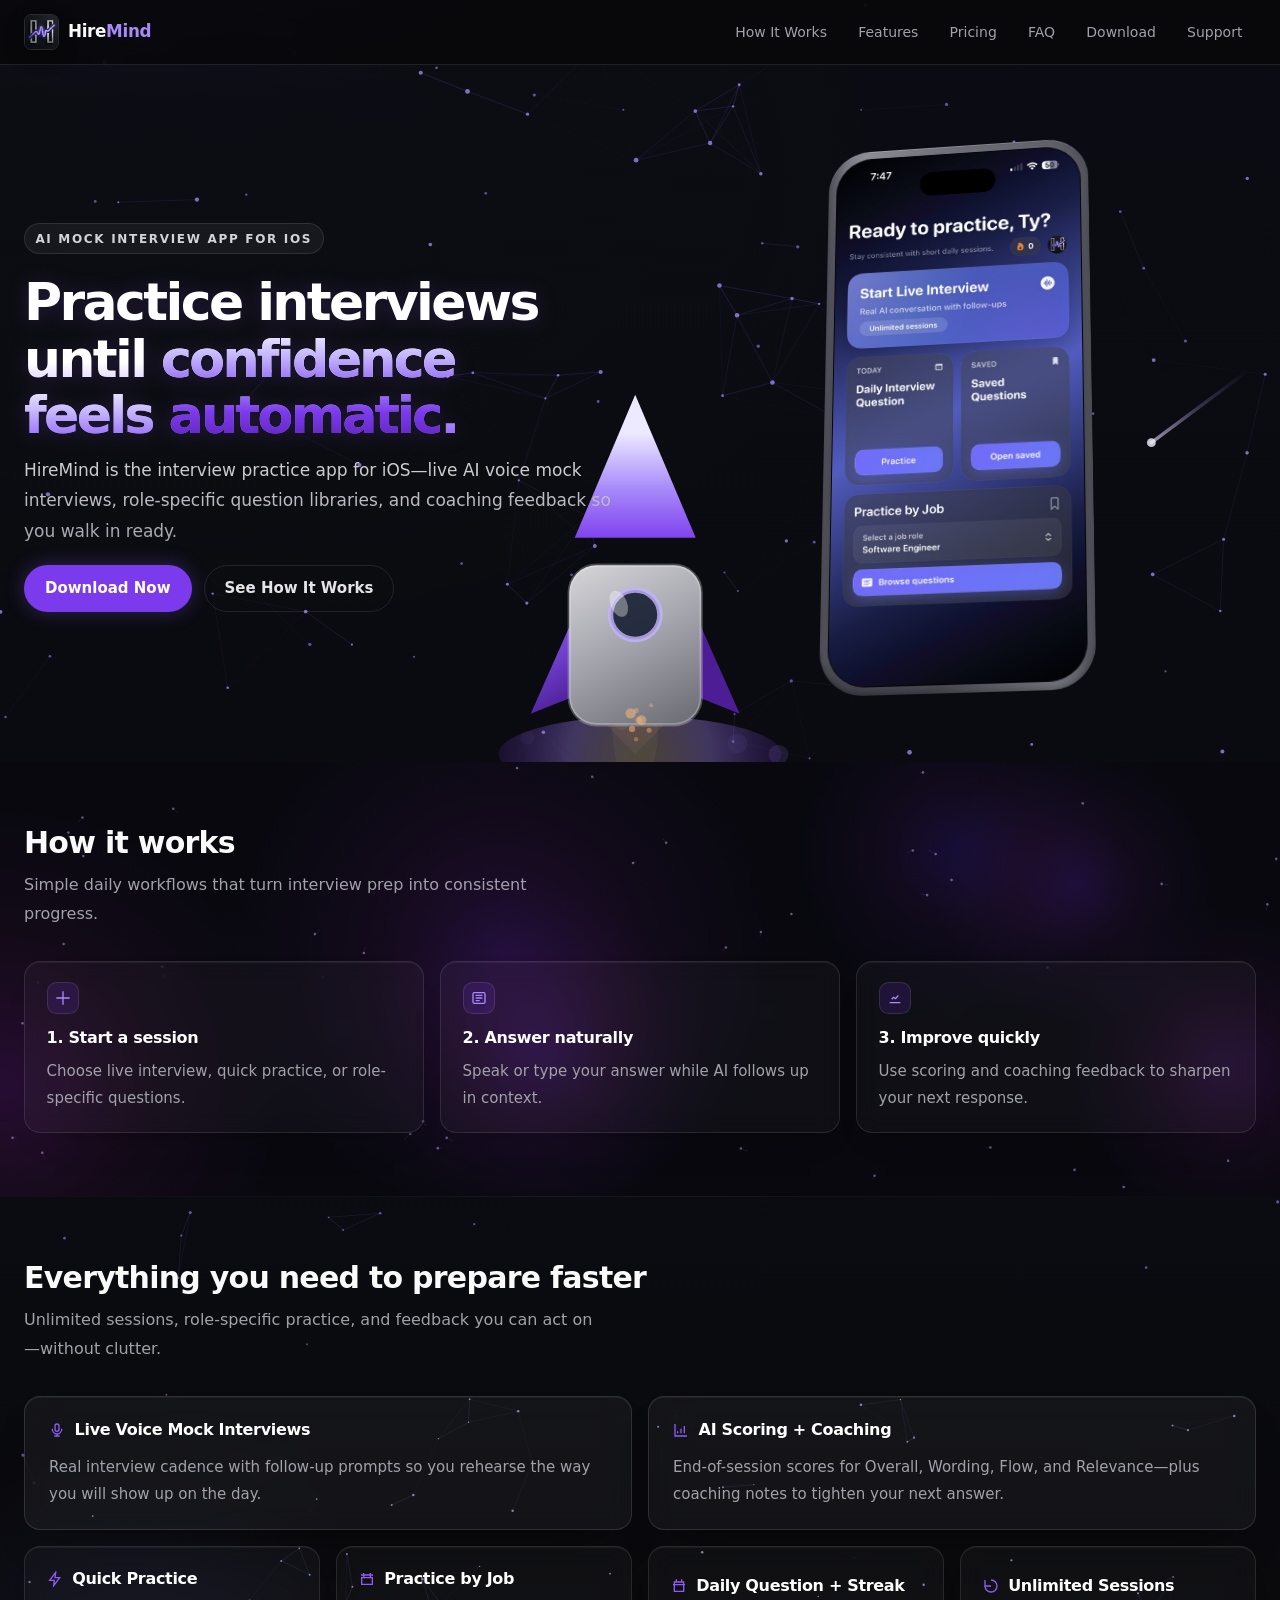
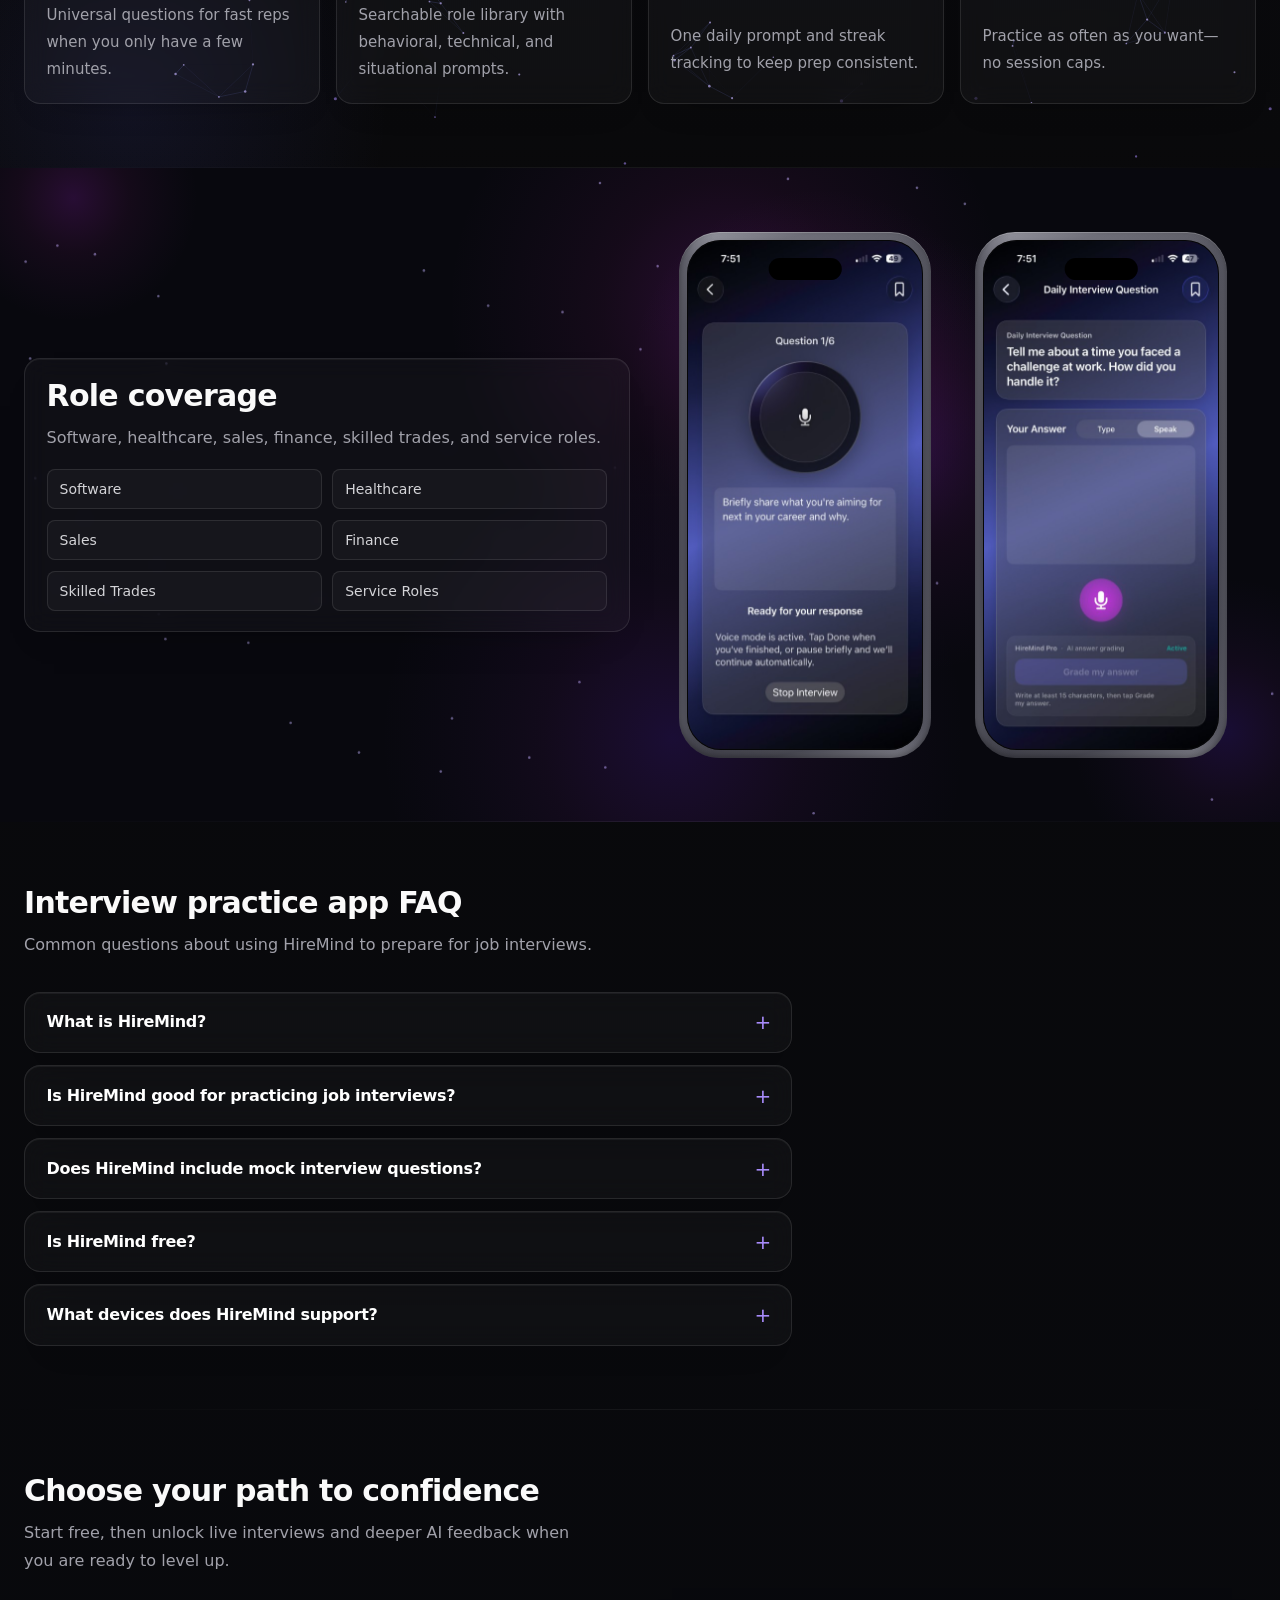
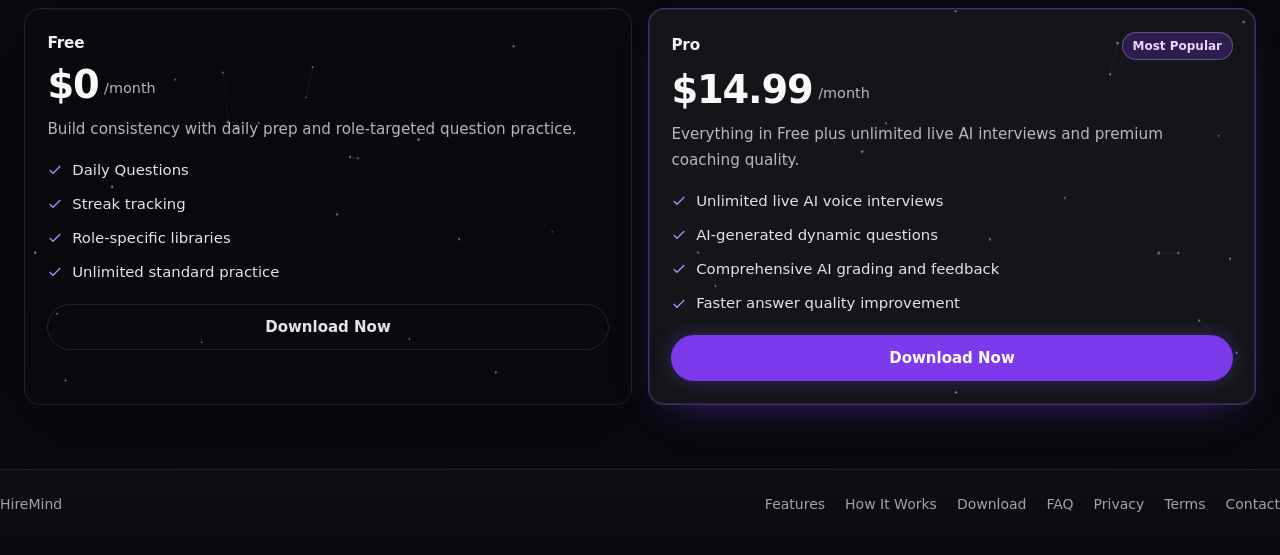
<file: index.html>
<!doctype html>
<html lang="en">
<head>
  <meta charset="UTF-8" />
  <meta name="viewport" content="width=device-width,initial-scale=1,viewport-fit=cover" />
  <title>HireMind — AI Mock Interview App | Practice Job Interviews on iOS</title>
  <meta name="description" content="HireMind is an AI interview practice app for iOS. Run live voice mock interviews, get instant coaching feedback, and prepare for software, sales, healthcare, and finance roles." />
  <meta name="robots" content="index, follow, max-image-preview:large, max-snippet:-1, max-video-preview:-1" />
  <meta name="theme-color" content="#09090b" />
  <meta name="application-name" content="HireMind" />
  <meta name="apple-mobile-web-app-title" content="HireMind" />
  <meta name="apple-itunes-app" content="app-id=6764230579" />
  <meta name="format-detection" content="telephone=no" />
  <link rel="canonical" href="https://gethiremind.com/" />
  <link rel="sitemap" type="application/xml" title="Sitemap" href="https://gethiremind.com/sitemap.xml" />
  <meta property="og:type" content="website" />
  <meta property="og:site_name" content="HireMind" />
  <meta property="og:locale" content="en_US" />
  <meta property="og:url" content="https://gethiremind.com/" />
  <meta property="og:title" content="HireMind — AI Mock Interview App | Practice Job Interviews on iOS" />
  <meta property="og:description" content="HireMind is an AI interview practice app for iOS. Run live voice mock interviews, get instant coaching feedback, and prepare for software, sales, healthcare, and finance roles." />
  <meta property="og:image" content="https://gethiremind.com/public/og-image.png" />
  <meta property="og:image:width" content="1200" />
  <meta property="og:image:height" content="630" />
  <meta property="og:image:alt" content="HireMind — AI mock interview practice app for iOS" />
  <meta name="twitter:card" content="summary_large_image" />
  <meta name="twitter:title" content="HireMind — AI Mock Interview App | Practice Job Interviews on iOS" />
  <meta name="twitter:description" content="HireMind is an AI interview practice app for iOS. Run live voice mock interviews, get instant coaching feedback, and prepare for software, sales, healthcare, and finance roles." />
  <meta name="twitter:image" content="https://gethiremind.com/public/og-image.png" />
  <meta name="twitter:image:alt" content="HireMind — AI mock interview practice app for iOS" />
  <link rel="icon" type="image/png" href="public/favicon.png?v=3" />
  <link rel="shortcut icon" type="image/png" href="public/favicon.png?v=3" />
  <link rel="apple-touch-icon" href="public/apple-touch-icon.png?v=3" />
  <link rel="stylesheet" href="styles.css" />
  <script type="application/ld+json">
  {
    "@context": "https://schema.org",
    "@graph": [
      {
        "@type": "Organization",
        "@id": "https://gethiremind.com/#organization",
        "name": "HireMind",
        "url": "https://gethiremind.com/",
        "logo": "https://gethiremind.com/public/logo.png",
        "contactPoint": {
          "@type": "ContactPoint",
          "contactType": "customer support",
          "email": "hello@gethiremind.com",
          "availableLanguage": "English"
        }
      },
      {
        "@type": "WebSite",
        "@id": "https://gethiremind.com/#website",
        "url": "https://gethiremind.com/",
        "name": "HireMind",
        "description": "AI interview practice app for iOS with live voice mock interviews and coaching feedback.",
        "publisher": { "@id": "https://gethiremind.com/#organization" },
        "inLanguage": "en-US"
      },
      {
        "@type": "SoftwareApplication",
        "@id": "https://gethiremind.com/#app",
        "name": "HireMind",
        "url": "https://gethiremind.com/",
        "applicationCategory": "BusinessApplication",
        "applicationSubCategory": "Interview Preparation",
        "operatingSystem": "iOS",
        "downloadUrl": "https://apps.apple.com/us/app/hiremind-ai-interview/id6764230579",
        "installUrl": "https://apps.apple.com/us/app/hiremind-ai-interview/id6764230579",
        "description": "AI interview practice app with live voice mock interviews, role-specific question libraries, scoring, and coaching feedback.",
        "featureList": [
          "Live AI voice mock interviews",
          "AI scoring and coaching feedback",
          "Quick practice interview questions",
          "Role-specific interview libraries",
          "Daily interview question and streak tracking",
          "Unlimited practice sessions"
        ],
        "screenshot": [
          "https://gethiremind.com/public/screenshots/home.png",
          "https://gethiremind.com/public/screenshots/live-interview.png",
          "https://gethiremind.com/public/screenshots/quick-practice.png"
        ],
        "offers": [
          {
            "@type": "Offer",
            "name": "Free",
            "price": "0",
            "priceCurrency": "USD",
            "description": "Daily questions, streak tracking, role libraries, and unlimited standard practice."
          },
          {
            "@type": "Offer",
            "name": "Pro",
            "price": "14.99",
            "priceCurrency": "USD",
            "description": "Unlimited live AI voice interviews, dynamic questions, and comprehensive AI grading."
          }
        ],
        "publisher": { "@id": "https://gethiremind.com/#organization" }
      },
      {
        "@type": "FAQPage",
        "@id": "https://gethiremind.com/#faq",
        "mainEntity": [
          {
            "@type": "Question",
            "name": "What is HireMind?",
            "acceptedAnswer": {
              "@type": "Answer",
              "text": "HireMind is an AI interview practice app for iOS that helps you prepare with live voice mock interviews, role-specific question libraries, scoring, and coaching feedback."
            }
          },
          {
            "@type": "Question",
            "name": "Is HireMind good for practicing job interviews?",
            "acceptedAnswer": {
              "@type": "Answer",
              "text": "Yes. HireMind simulates real interview pacing with follow-up questions, grades your answers across clarity and relevance, and gives actionable coaching so you improve before the real interview."
            }
          },
          {
            "@type": "Question",
            "name": "Does HireMind include mock interview questions?",
            "acceptedAnswer": {
              "@type": "Answer",
              "text": "HireMind includes quick practice questions, daily prompts, and searchable role libraries with behavioral, technical, and situational interview questions for software, healthcare, sales, finance, and more."
            }
          },
          {
            "@type": "Question",
            "name": "Is HireMind free to use?",
            "acceptedAnswer": {
              "@type": "Answer",
              "text": "HireMind offers a free plan with daily questions, streak tracking, role libraries, and unlimited standard practice. Pro unlocks unlimited live AI voice interviews and deeper AI grading."
            }
          },
          {
            "@type": "Question",
            "name": "What devices does HireMind support?",
            "acceptedAnswer": {
              "@type": "Answer",
              "text": "HireMind is available on iPhone and iPad through the App Store. Download it on iOS to start practicing interviews with voice or text."
            }
          }
        ]
      }
    ]
  }
  </script>
</head>
<body>
  <header class="nav">
    <div class="container nav-inner">
      <a class="logo" href="index.html"><img src="public/logo.png" alt="HireMind logo — AI interview practice app" class="logo-mark" width="35" height="35" /> <span>Hire<span class="logo-accent">Mind</span></span></a>
      <button class="nav-toggle" type="button" aria-expanded="false" aria-controls="primary-nav" aria-label="Open menu">
        <span class="nav-toggle-bar" aria-hidden="true"></span>
        <span class="nav-toggle-bar" aria-hidden="true"></span>
        <span class="nav-toggle-bar" aria-hidden="true"></span>
      </button>
      <nav class="nav-links" id="primary-nav" aria-label="Primary">
        <a href="#how">How It Works</a>
        <a href="#features">Features</a>
        <a href="#pricing">Pricing</a>
        <a href="#faq">FAQ</a>
        <a href="https://apps.apple.com/us/app/hiremind-ai-interview/id6764230579" target="_blank" rel="noopener noreferrer">Download</a>
        <a href="support.html">Support</a>
      </nav>
    </div>
  </header>

  <main id="main-content">
    <section class="hero section--default" aria-labelledby="hero-heading">
      <div class="container hero-grid">
        <header class="hero-copy">
          <p class="badge">AI Mock Interview App for iOS</p>
          <h1 id="hero-heading">Practice interviews until <span class="hero-highlight">confidence feels</span> <span class="hero-highlight-dark">automatic</span>.</h1>
          <p class="lead">HireMind is the interview practice app for iOS—live AI voice mock interviews, role-specific question libraries, and coaching feedback so you walk in ready.</p>
          <div class="cta-row">
            <a class="btn btn-primary" href="https://apps.apple.com/us/app/hiremind-ai-interview/id6764230579" target="_blank" rel="noopener noreferrer">Download Now</a>
            <a class="btn btn-outline" href="#how">See How It Works</a>
          </div>
        </header>
        <figure class="hero-shot">
          <div class="device-mockup" role="group" aria-label="HireMind app on iPhone">
            <div class="device-mockup__perspective">
              <div class="device-mockup__rig">
                <div class="device-mockup__device">
                  <div class="device-mockup__chassis">
                    <div class="device-mockup__screen-well">
                      <div class="device-mockup__display">
                        <img
                          src="public/screenshots/home.png?v=2"
                          alt="HireMind iOS home screen with Ready to practice, Start Live Interview, Daily Interview Question, and Practice by Job"
                          width="472"
                          height="1024"
                          sizes="(min-width: 860px) 236px, 212px"
                          fetchpriority="high"
                          decoding="sync"
                        />
                        <div class="device-mockup__island" aria-hidden="true"></div>
                      </div>
                    </div>
                  </div>
                </div>
              </div>
            </div>
          </div>
        </figure>
      </div>
    </section>

    <section id="how" class="section section-how" aria-labelledby="how-heading">
      <div class="container">
        <header class="section-head">
          <h2 id="how-heading">How it works</h2>
          <p class="sub">Simple daily workflows that turn interview prep into consistent progress.</p>
        </header>
        <div class="grid-3">
          <article class="card step card-interactive">
            <span class="card-icon" aria-hidden="true">
              <svg viewBox="0 0 24 24" fill="none" stroke="currentColor" stroke-width="2">
                <path d="M12 2v20M2 12h20" />
              </svg>
            </span>
            <h3>1. Start a session</h3>
            <p>Choose live interview, quick practice, or role-specific questions.</p>
          </article>
          <article class="card step card-interactive">
            <span class="card-icon" aria-hidden="true">
              <svg viewBox="0 0 24 24" fill="none" stroke="currentColor" stroke-width="2">
                <rect x="3" y="4" width="18" height="16" rx="2" />
                <path d="M7 8h10M7 12h10M7 16h6" />
              </svg>
            </span>
            <h3>2. Answer naturally</h3>
            <p>Speak or type your answer while AI follows up in context.</p>
          </article>
          <article class="card step card-interactive">
            <span class="card-icon" aria-hidden="true">
              <svg viewBox="0 0 24 24" fill="none" stroke="currentColor" stroke-width="2">
                <path d="M4 19h16M7 14l3-3 3 2 4-5" />
              </svg>
            </span>
            <h3>3. Improve quickly</h3>
            <p>Use scoring and coaching feedback to sharpen your next response.</p>
          </article>
        </div>
      </div>
    </section>

    <section id="features" class="section section--default section-features" aria-labelledby="features-heading">
      <div class="container">
        <header class="section-head">
          <h2 id="features-heading">Everything you need to prepare faster</h2>
          <p class="sub">Unlimited sessions, role-specific practice, and feedback you can act on—without clutter.</p>
        </header>
        <div class="bento">
          <article class="card feature bento-wide feature--accent card-interactive">
            <span class="card-icon" aria-hidden="true">
              <svg viewBox="0 0 24 24" fill="none" stroke="currentColor" stroke-width="2">
                <path d="M12 3a3 3 0 0 0-3 3v5a3 3 0 0 0 6 0V6a3 3 0 0 0-3-3Z" />
                <path d="M19 10v1a7 7 0 0 1-14 0v-1M12 18v3M8 21h8" />
              </svg>
            </span>
            <h3>Live Voice Mock Interviews</h3>
            <p>Real interview cadence with follow-up prompts so you rehearse the way you will show up on the day.</p>
          </article>
          <article class="card feature bento-wide feature--accent card-interactive">
            <span class="card-icon" aria-hidden="true">
              <svg viewBox="0 0 24 24" fill="none" stroke="currentColor" stroke-width="2">
                <path d="M3 3v18h18" />
                <path d="M7 14v3M12 10v7M17 6v11" />
              </svg>
            </span>
            <h3>AI Scoring + Coaching</h3>
            <p>End-of-session scores for Overall, Wording, Flow, and Relevance—plus coaching notes to tighten your next answer.</p>
          </article>
          <article class="card feature card-interactive">
            <span class="card-icon" aria-hidden="true">
              <svg viewBox="0 0 24 24" fill="none" stroke="currentColor" stroke-width="2">
                <path d="m13 2-9 12h7l-1 8 9-12h-7z" />
              </svg>
            </span>
            <h3>Quick Practice</h3>
            <p>Universal questions for fast reps when you only have a few minutes.</p>
          </article>
          <article class="card feature card-interactive">
            <span class="card-icon" aria-hidden="true">
              <svg viewBox="0 0 24 24" fill="none" stroke="currentColor" stroke-width="2">
                <path d="M3 6h18M7 3v6M17 3v6M4 10h16v10H4z" />
              </svg>
            </span>
            <h3>Practice by Job</h3>
            <p>Searchable role library with behavioral, technical, and situational prompts.</p>
          </article>
          <article class="card feature card-interactive">
            <span class="card-icon" aria-hidden="true">
              <svg viewBox="0 0 24 24" fill="none" stroke="currentColor" stroke-width="2">
                <path d="M8 2v4M16 2v4M3 10h18M5 6h14v14H5z" />
                <path d="M12 14h.01" />
              </svg>
            </span>
            <h3>Daily Question + Streak</h3>
            <p>One daily prompt and streak tracking to keep prep consistent.</p>
          </article>
          <article class="card feature card-interactive">
            <span class="card-icon" aria-hidden="true">
              <svg viewBox="0 0 24 24" fill="none" stroke="currentColor" stroke-width="2">
                <path d="M3 12a9 9 0 1 0 9-9" />
                <path d="M3 3v9h9" />
              </svg>
            </span>
            <h3>Unlimited Sessions</h3>
            <p>Practice as often as you want—no session caps.</p>
          </article>
        </div>
      </div>
    </section>

    <section class="section section--alt" aria-labelledby="roles-heading">
      <div class="container grid-2">
        <article class="card">
          <header class="section-head section-head--compact">
            <h2 id="roles-heading">Role coverage</h2>
            <p class="sub">Software, healthcare, sales, finance, skilled trades, and service roles.</p>
          </header>
          <ul class="roles">
            <li>Software</li>
            <li>Healthcare</li>
            <li>Sales</li>
            <li>Finance</li>
            <li>Skilled Trades</li>
            <li>Service Roles</li>
          </ul>
        </article>
        <div class="shots">
          <figure class="shots__device">
            <div class="device-mockup device-mockup--straight" role="group" aria-label="HireMind live voice interview on iPhone">
              <div class="device-mockup__perspective">
                <div class="device-mockup__rig">
                  <div class="device-mockup__device">
                    <div class="device-mockup__chassis">
                      <div class="device-mockup__screen-well">
                        <div class="device-mockup__display">
                          <img
                            src="public/screenshots/live-interview.png?v=2"
                            alt="HireMind live voice interview showing Question 1 of 6 with microphone ready for response"
                            width="472"
                            height="1024"
                            sizes="(min-width: 860px) 252px, 45vw"
                            loading="lazy"
                            decoding="async"
                          />
                          <div class="device-mockup__island" aria-hidden="true"></div>
                        </div>
                      </div>
                    </div>
                  </div>
                </div>
              </div>
            </div>
          </figure>
          <figure class="shots__device">
            <div class="device-mockup device-mockup--straight" role="group" aria-label="HireMind daily interview question on iPhone">
              <div class="device-mockup__perspective">
                <div class="device-mockup__rig">
                  <div class="device-mockup__device">
                    <div class="device-mockup__chassis">
                      <div class="device-mockup__screen-well">
                        <div class="device-mockup__display">
                          <img
                            src="public/screenshots/quick-practice.png?v=2"
                            alt="HireMind Daily Interview Question screen with type and speak answer modes and Grade my answer"
                            width="472"
                            height="1024"
                            sizes="(min-width: 860px) 252px, 45vw"
                            loading="lazy"
                            decoding="async"
                          />
                          <div class="device-mockup__island" aria-hidden="true"></div>
                        </div>
                      </div>
                    </div>
                  </div>
                </div>
              </div>
            </div>
          </figure>
        </div>
      </div>
    </section>

    <section id="faq" class="section section--default" aria-labelledby="faq-heading">
      <div class="container">
        <header class="section-head">
          <h2 id="faq-heading">Interview practice app FAQ</h2>
          <p class="sub">Common questions about using HireMind to prepare for job interviews.</p>
        </header>
        <div class="faq-list">
          <details class="faq-item card">
            <summary>What is HireMind?</summary>
            <p>HireMind is an AI interview practice app for iOS. It helps you rehearse with live voice mock interviews, role-specific question libraries, and coaching feedback—so you build confidence before the real thing.</p>
          </details>
          <details class="faq-item card">
            <summary>Is HireMind good for practicing job interviews?</summary>
            <p>Yes. HireMind mirrors real interview flow with follow-up prompts, scores answers on clarity and relevance, and gives coaching notes you can use to improve your next response.</p>
          </details>
          <details class="faq-item card">
            <summary>Does HireMind include mock interview questions?</summary>
            <p>Absolutely. You get quick practice reps, a daily interview question, and searchable libraries for software, healthcare, sales, finance, skilled trades, and service roles.</p>
          </details>
          <details class="faq-item card">
            <summary>Is HireMind free?</summary>
            <p>HireMind has a free plan with daily questions, streak tracking, role libraries, and unlimited standard practice. Pro adds unlimited live AI voice interviews and deeper AI grading.</p>
          </details>
          <details class="faq-item card">
            <summary>What devices does HireMind support?</summary>
            <p>HireMind runs on iPhone and iPad. Download it from the App Store to practice interviews by voice or text whenever you have a few minutes.</p>
          </details>
        </div>
      </div>
    </section>

    <section id="pricing" class="section section--default" aria-labelledby="pricing-heading">
      <div class="container">
        <header class="section-head pricing-head">
          <h2 id="pricing-heading">Choose your path to confidence</h2>
          <p class="sub">Start free, then unlock live interviews and deeper AI feedback when you are ready to level up.</p>
        </header>

        <div class="pricing-grid">
          <article class="card pricing-card pricing-card-free">
            <h3 class="pricing-tier">Free</h3>
            <p class="pricing-value">
              <span class="pricing-amount">$0</span>
              <span class="pricing-period">/month</span>
            </p>
            <p class="pricing-copy">Build consistency with daily prep and role-targeted question practice.</p>

            <ul class="pricing-list" aria-label="Free plan features">
              <li>
                <svg viewBox="0 0 24 24" fill="none" stroke="currentColor" stroke-width="2" aria-hidden="true">
                  <path d="M20 6 9 17l-5-5" />
                </svg>
                Daily Questions
              </li>
              <li>
                <svg viewBox="0 0 24 24" fill="none" stroke="currentColor" stroke-width="2" aria-hidden="true">
                  <path d="M20 6 9 17l-5-5" />
                </svg>
                Streak tracking
              </li>
              <li>
                <svg viewBox="0 0 24 24" fill="none" stroke="currentColor" stroke-width="2" aria-hidden="true">
                  <path d="M20 6 9 17l-5-5" />
                </svg>
                Role-specific libraries
              </li>
              <li>
                <svg viewBox="0 0 24 24" fill="none" stroke="currentColor" stroke-width="2" aria-hidden="true">
                  <path d="M20 6 9 17l-5-5" />
                </svg>
                Unlimited standard practice
              </li>
            </ul>

            <a class="btn btn-outline pricing-btn" href="https://apps.apple.com/us/app/hiremind-ai-interview/id6764230579" target="_blank" rel="noopener noreferrer">Download Now</a>
          </article>

          <article class="card pricing-card pricing-card-pro">
            <header class="pricing-tier-row">
              <h3 class="pricing-tier">Pro</h3>
              <span class="pricing-badge">Most Popular</span>
            </header>
            <p class="pricing-value">
              <span class="pricing-amount">$14.99</span>
              <span class="pricing-period">/month</span>
            </p>
            <p class="pricing-copy">Everything in Free plus unlimited live AI interviews and premium coaching quality.</p>

            <ul class="pricing-list" aria-label="Pro plan features">
              <li>
                <svg viewBox="0 0 24 24" fill="none" stroke="currentColor" stroke-width="2" aria-hidden="true">
                  <path d="M20 6 9 17l-5-5" />
                </svg>
                Unlimited live AI voice interviews
              </li>
              <li>
                <svg viewBox="0 0 24 24" fill="none" stroke="currentColor" stroke-width="2" aria-hidden="true">
                  <path d="M20 6 9 17l-5-5" />
                </svg>
                AI-generated dynamic questions
              </li>
              <li>
                <svg viewBox="0 0 24 24" fill="none" stroke="currentColor" stroke-width="2" aria-hidden="true">
                  <path d="M20 6 9 17l-5-5" />
                </svg>
                Comprehensive AI grading and feedback
              </li>
              <li>
                <svg viewBox="0 0 24 24" fill="none" stroke="currentColor" stroke-width="2" aria-hidden="true">
                  <path d="M20 6 9 17l-5-5" />
                </svg>
                Faster answer quality improvement
              </li>
            </ul>

            <a class="btn btn-primary pricing-btn" href="https://apps.apple.com/us/app/hiremind-ai-interview/id6764230579" target="_blank" rel="noopener noreferrer">Download Now</a>
          </article>
        </div>
      </div>
    </section>
  </main>

  <footer class="footer">
    <div class="container footer-inner">
      <p class="footer-brand">HireMind</p>
      <nav class="footer-links" aria-label="Footer">
        <a href="features.html">Features</a>
        <a href="how-it-works.html">How It Works</a>
        <a href="https://apps.apple.com/us/app/hiremind-ai-interview/id6764230579" target="_blank" rel="noopener noreferrer">Download</a>
        <a href="#faq">FAQ</a>
        <a href="privacy.html">Privacy</a>
        <a href="terms.html">Terms</a>
        <a href="mailto:hello@gethiremind.com">Contact</a>
      </nav>
    </div>
  </footer>

  <script src="interactive-background.js"></script>
  <script src="rocket-launch.js"></script>
  <script src="shooting-stars.js"></script>
  <script src="section-interactive-background.js"></script>
  <script src="featured-section-background.js"></script>
  <script src="app.js"></script>
</body>
</html>
</file>
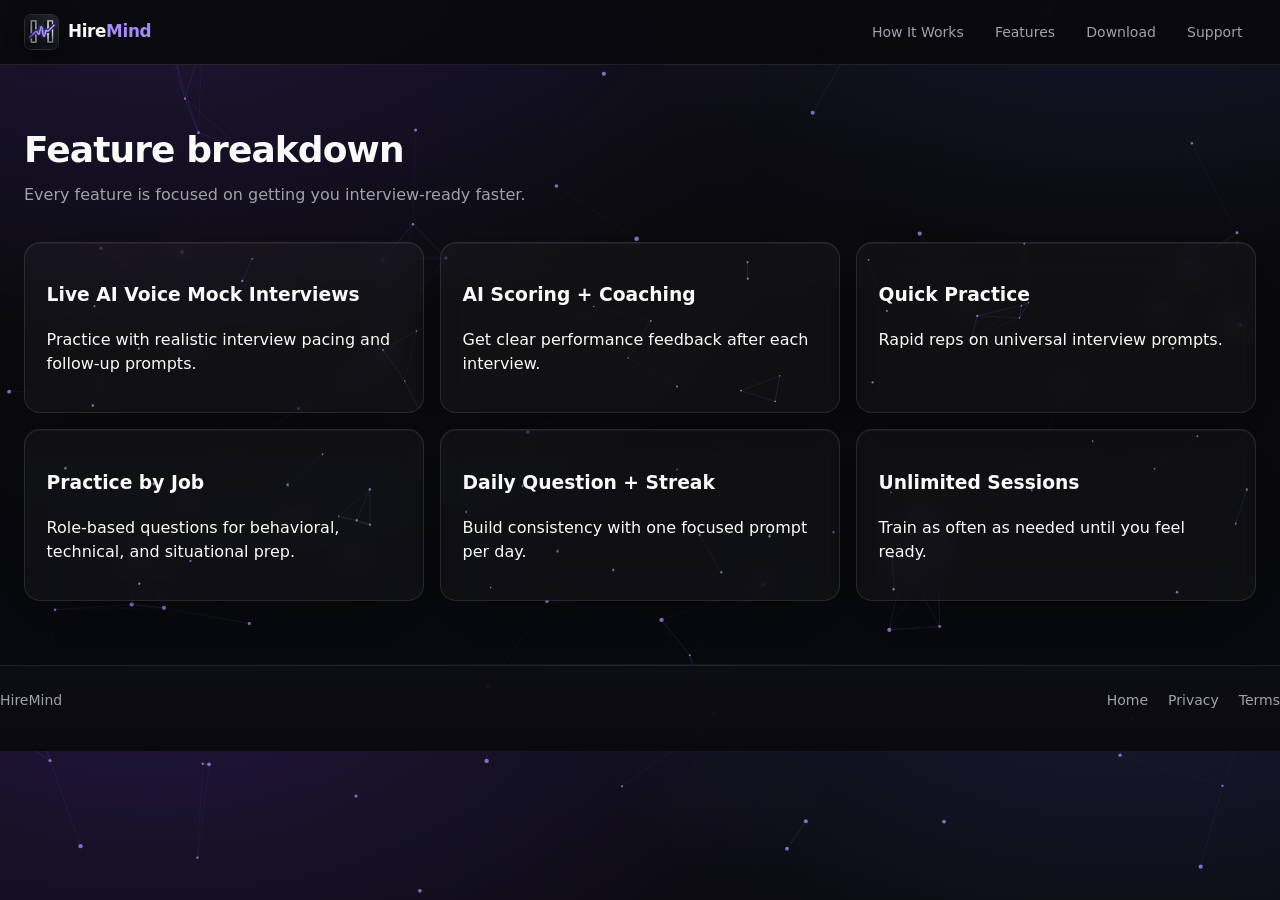
<file: features.html>
<!doctype html>
<html lang="en">
<head>
  <meta charset="UTF-8" />
  <meta name="viewport" content="width=device-width,initial-scale=1,viewport-fit=cover" />
  <title>HireMind Features — AI Mock Interview Practice Tools</title>
  <meta name="description" content="Explore HireMind interview practice features: live AI voice mock interviews, scoring, coaching feedback, quick practice, role libraries, daily streaks, and unlimited sessions on iOS." />
  <meta name="robots" content="index, follow, max-image-preview:large, max-snippet:-1, max-video-preview:-1" />
  <meta name="theme-color" content="#09090b" />
  <meta name="apple-mobile-web-app-title" content="HireMind" />
  <meta name="apple-itunes-app" content="app-id=6764230579" />
  <link rel="canonical" href="https://gethiremind.com/features.html" />
  <meta property="og:type" content="website" />
  <meta property="og:site_name" content="HireMind" />
  <meta property="og:locale" content="en_US" />
  <meta property="og:url" content="https://gethiremind.com/features.html" />
  <meta property="og:title" content="HireMind Features — AI Mock Interview Practice Tools" />
  <meta property="og:description" content="Explore HireMind interview practice features: live AI voice mock interviews, scoring, coaching feedback, quick practice, role libraries, daily streaks, and unlimited sessions on iOS." />
  <meta property="og:image" content="https://gethiremind.com/public/og-image.png" />
  <meta property="og:image:width" content="1200" />
  <meta property="og:image:height" content="630" />
  <meta property="og:image:alt" content="HireMind — AI mock interview practice app for iOS" />
  <meta name="twitter:card" content="summary_large_image" />
  <meta name="twitter:title" content="HireMind Features — AI Mock Interview Practice Tools" />
  <meta name="twitter:description" content="Explore HireMind interview practice features: live AI voice mock interviews, scoring, coaching feedback, quick practice, role libraries, daily streaks, and unlimited sessions on iOS." />
  <meta name="twitter:image" content="https://gethiremind.com/public/og-image.png" />
  <meta name="twitter:image:alt" content="HireMind — AI mock interview practice app for iOS" />
  <link rel="icon" type="image/png" href="public/favicon.png?v=3" />
  <link rel="shortcut icon" type="image/png" href="public/favicon.png?v=3" />
  <link rel="apple-touch-icon" href="public/apple-touch-icon.png?v=3" />
  <link rel="stylesheet" href="styles.css" />
  <script type="application/ld+json">
  {
    "@context": "https://schema.org",
    "@type": "WebPage",
    "name": "HireMind Features",
    "url": "https://gethiremind.com/features.html",
    "description": "Feature overview for HireMind AI interview practice on iOS.",
    "about": {
      "@type": "SoftwareApplication",
      "name": "HireMind",
      "operatingSystem": "iOS",
      "applicationCategory": "BusinessApplication",
      "featureList": [
        "Live AI Voice Mock Interviews",
        "AI Scoring and Coaching",
        "Quick Practice",
        "Practice by Job",
        "Daily Question and Streak",
        "Unlimited Sessions"
      ]
    }
  }
  </script>
</head>
<body>
  <header class="nav">
    <div class="container nav-inner">
      <a class="logo" href="index.html"><img src="public/logo.png" alt="HireMind logo — AI interview practice app" class="logo-mark" width="35" height="35" /> <span>Hire<span class="logo-accent">Mind</span></span></a>
      <button class="nav-toggle" type="button" aria-expanded="false" aria-controls="primary-nav" aria-label="Open menu">
        <span class="nav-toggle-bar" aria-hidden="true"></span>
        <span class="nav-toggle-bar" aria-hidden="true"></span>
        <span class="nav-toggle-bar" aria-hidden="true"></span>
      </button>
      <nav class="nav-links" id="primary-nav" aria-label="Primary">
        <a href="how-it-works.html">How It Works</a>
        <a href="features.html" aria-current="page">Features</a>
        <a href="https://apps.apple.com/us/app/hiremind-ai-interview/id6764230579" target="_blank" rel="noopener noreferrer">Download</a>
        <a href="support.html">Support</a>
      </nav>
    </div>
  </header>

  <main id="main-content" class="section section--default">
    <div class="container">
      <header class="section-head">
        <h1 class="page-title">Feature breakdown</h1>
        <p class="sub">Every feature is focused on getting you interview-ready faster.</p>
      </header>

      <section aria-labelledby="core-features-heading">
        <h2 id="core-features-heading" class="sr-only">Core interview prep features</h2>
        <div class="grid-3">
          <article class="card">
            <h3>Live AI Voice Mock Interviews</h3>
            <p>Practice with realistic interview pacing and follow-up prompts.</p>
          </article>
          <article class="card">
            <h3>AI Scoring + Coaching</h3>
            <p>Get clear performance feedback after each interview.</p>
          </article>
          <article class="card">
            <h3>Quick Practice</h3>
            <p>Rapid reps on universal interview prompts.</p>
          </article>
          <article class="card">
            <h3>Practice by Job</h3>
            <p>Role-based questions for behavioral, technical, and situational prep.</p>
          </article>
          <article class="card">
            <h3>Daily Question + Streak</h3>
            <p>Build consistency with one focused prompt per day.</p>
          </article>
          <article class="card">
            <h3>Unlimited Sessions</h3>
            <p>Train as often as needed until you feel ready.</p>
          </article>
        </div>
      </section>
    </div>
  </main>

  <footer class="footer">
    <div class="container footer-inner">
      <p class="footer-brand">HireMind</p>
      <nav class="footer-links" aria-label="Footer">
        <a href="index.html">Home</a>
        <a href="privacy.html">Privacy</a>
        <a href="terms.html">Terms</a>
      </nav>
    </div>
  </footer>

  <script src="interactive-background.js"></script>
  <script src="section-interactive-background.js"></script>
  <script src="featured-section-background.js"></script>
  <script src="app.js"></script>
</body>
</html>
</file>
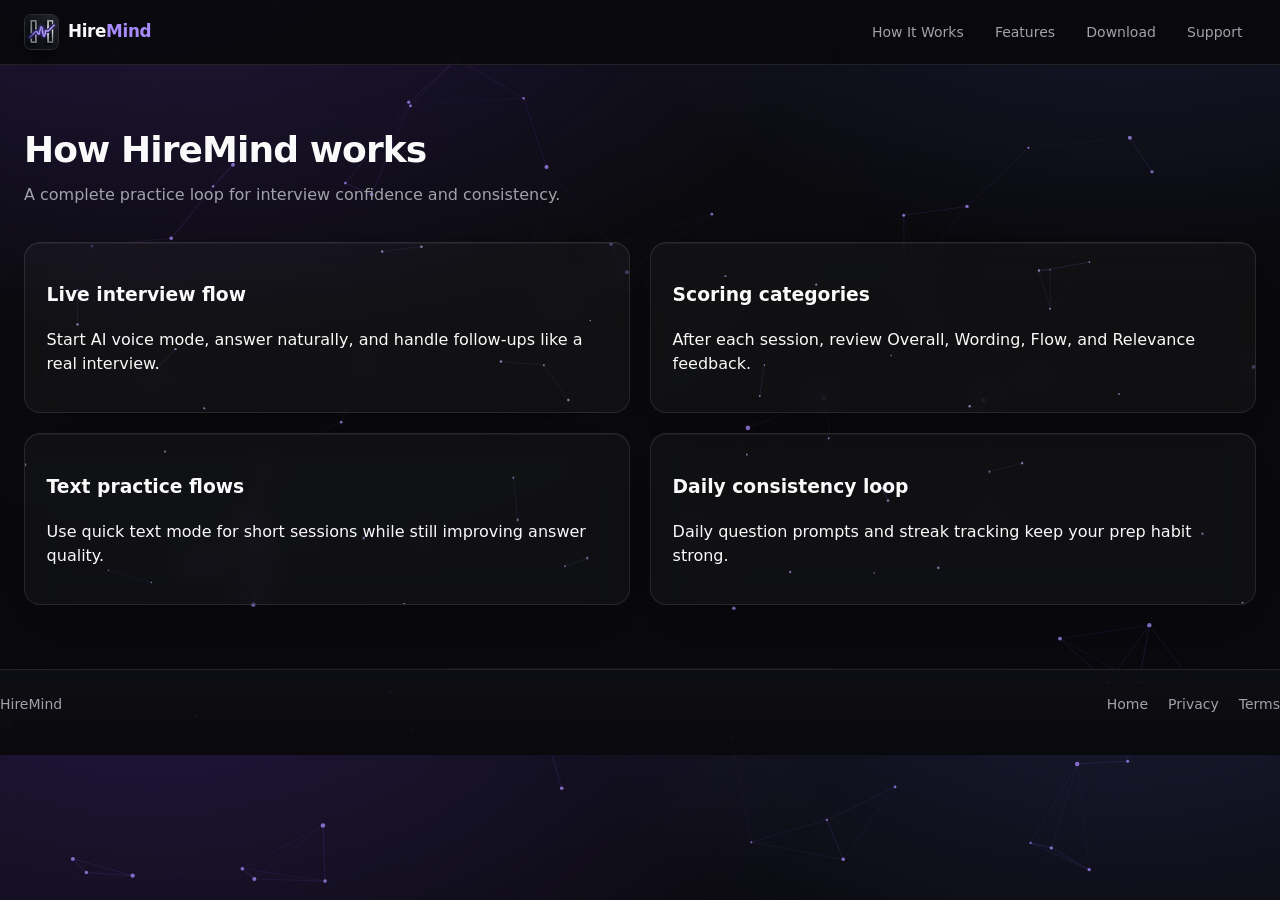
<file: how-it-works.html>
<!doctype html>
<html lang="en">
<head>
  <meta charset="UTF-8" />
  <meta name="viewport" content="width=device-width,initial-scale=1,viewport-fit=cover" />
  <title>How HireMind Works — AI Mock Interview Prep Flow</title>
  <meta name="description" content="See how HireMind helps you practice job interviews: live AI voice mocks, scoring categories, text practice, and a daily prep loop to build interview confidence on iOS." />
  <meta name="robots" content="index, follow, max-image-preview:large, max-snippet:-1, max-video-preview:-1" />
  <meta name="theme-color" content="#09090b" />
  <meta name="apple-mobile-web-app-title" content="HireMind" />
  <meta name="apple-itunes-app" content="app-id=6764230579" />
  <link rel="canonical" href="https://gethiremind.com/how-it-works.html" />
  <meta property="og:type" content="website" />
  <meta property="og:site_name" content="HireMind" />
  <meta property="og:locale" content="en_US" />
  <meta property="og:url" content="https://gethiremind.com/how-it-works.html" />
  <meta property="og:title" content="How HireMind Works — AI Mock Interview Prep Flow" />
  <meta property="og:description" content="See how HireMind helps you practice job interviews: live AI voice mocks, scoring categories, text practice, and a daily prep loop to build interview confidence on iOS." />
  <meta property="og:image" content="https://gethiremind.com/public/og-image.png" />
  <meta property="og:image:width" content="1200" />
  <meta property="og:image:height" content="630" />
  <meta property="og:image:alt" content="HireMind — AI mock interview practice app for iOS" />
  <meta name="twitter:card" content="summary_large_image" />
  <meta name="twitter:title" content="How HireMind Works — AI Mock Interview Prep Flow" />
  <meta name="twitter:description" content="See how HireMind helps you practice job interviews: live AI voice mocks, scoring categories, text practice, and a daily prep loop to build interview confidence on iOS." />
  <meta name="twitter:image" content="https://gethiremind.com/public/og-image.png" />
  <meta name="twitter:image:alt" content="HireMind — AI mock interview practice app for iOS" />
  <link rel="icon" type="image/png" href="public/favicon.png?v=3" />
  <link rel="shortcut icon" type="image/png" href="public/favicon.png?v=3" />
  <link rel="apple-touch-icon" href="public/apple-touch-icon.png?v=3" />
  <link rel="stylesheet" href="styles.css" />
  <script type="application/ld+json">
  {
    "@context": "https://schema.org",
    "@type": "WebPage",
    "name": "How HireMind Works",
    "url": "https://gethiremind.com/how-it-works.html",
    "description": "Walkthrough of HireMind live interview flow, scoring, text practice, and daily prep loop.",
    "about": {
      "@type": "SoftwareApplication",
      "name": "HireMind",
      "operatingSystem": "iOS",
      "applicationCategory": "BusinessApplication"
    }
  }
  </script>
</head>
<body>
  <header class="nav">
    <div class="container nav-inner">
      <a class="logo" href="index.html"><img src="public/logo.png" alt="HireMind logo — AI interview practice app" class="logo-mark" width="35" height="35" /> <span>Hire<span class="logo-accent">Mind</span></span></a>
      <button class="nav-toggle" type="button" aria-expanded="false" aria-controls="primary-nav" aria-label="Open menu">
        <span class="nav-toggle-bar" aria-hidden="true"></span>
        <span class="nav-toggle-bar" aria-hidden="true"></span>
        <span class="nav-toggle-bar" aria-hidden="true"></span>
      </button>
      <nav class="nav-links" id="primary-nav" aria-label="Primary">
        <a href="how-it-works.html" aria-current="page">How It Works</a>
        <a href="features.html">Features</a>
        <a href="https://apps.apple.com/us/app/hiremind-ai-interview/id6764230579" target="_blank" rel="noopener noreferrer">Download</a>
        <a href="support.html">Support</a>
      </nav>
    </div>
  </header>

  <main id="main-content" class="section section--default">
    <div class="container">
      <header class="section-head">
        <h1 class="page-title">How HireMind works</h1>
        <p class="sub">A complete practice loop for interview confidence and consistency.</p>
      </header>

      <section aria-labelledby="workflow-heading">
        <h2 id="workflow-heading" class="sr-only">Interview practice workflow</h2>
        <div class="grid-2">
          <article class="card">
            <h3>Live interview flow</h3>
            <p>Start AI voice mode, answer naturally, and handle follow-ups like a real interview.</p>
          </article>
          <article class="card">
            <h3>Scoring categories</h3>
            <p>After each session, review Overall, Wording, Flow, and Relevance feedback.</p>
          </article>
          <article class="card">
            <h3>Text practice flows</h3>
            <p>Use quick text mode for short sessions while still improving answer quality.</p>
          </article>
          <article class="card">
            <h3>Daily consistency loop</h3>
            <p>Daily question prompts and streak tracking keep your prep habit strong.</p>
          </article>
        </div>
      </section>
    </div>
  </main>

  <footer class="footer">
    <div class="container footer-inner">
      <p class="footer-brand">HireMind</p>
      <nav class="footer-links" aria-label="Footer">
        <a href="index.html">Home</a>
        <a href="privacy.html">Privacy</a>
        <a href="terms.html">Terms</a>
      </nav>
    </div>
  </footer>

  <script src="interactive-background.js"></script>
  <script src="section-interactive-background.js"></script>
  <script src="featured-section-background.js"></script>
  <script src="app.js"></script>
</body>
</html>
</file>
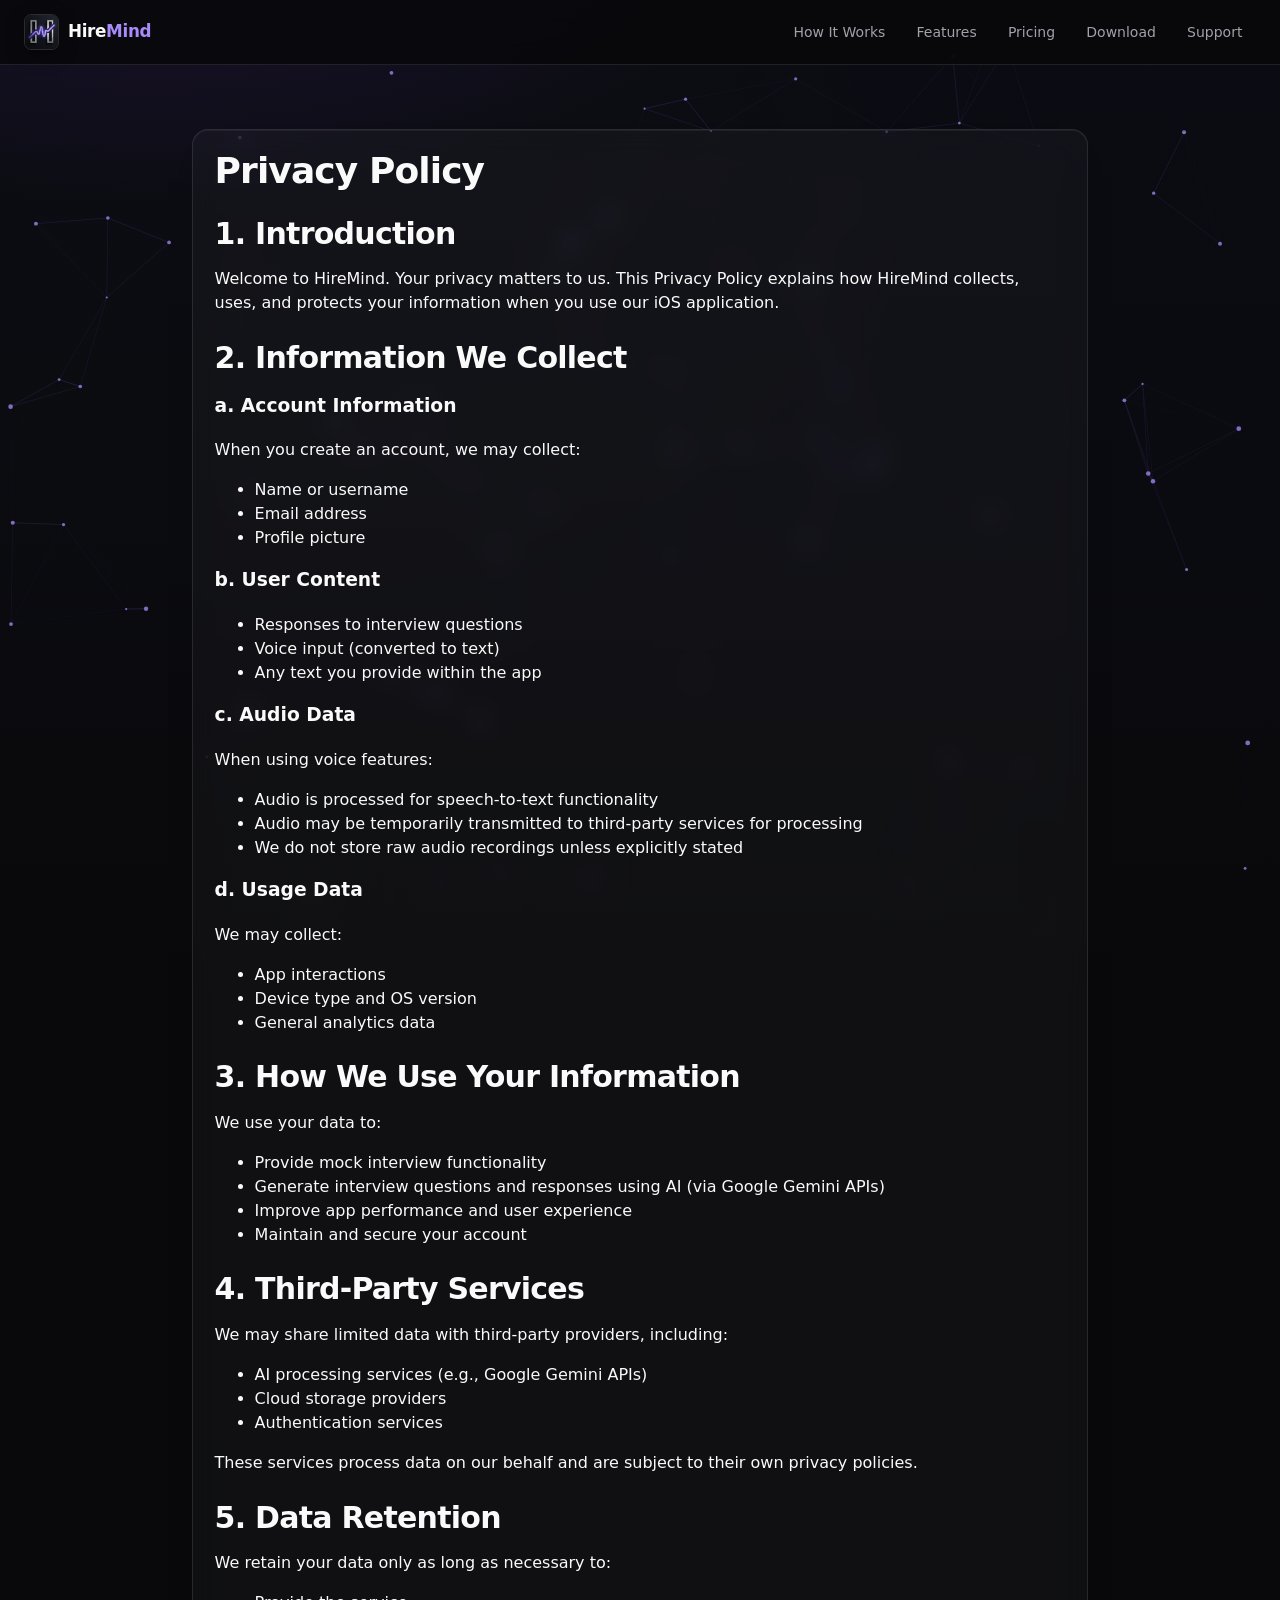
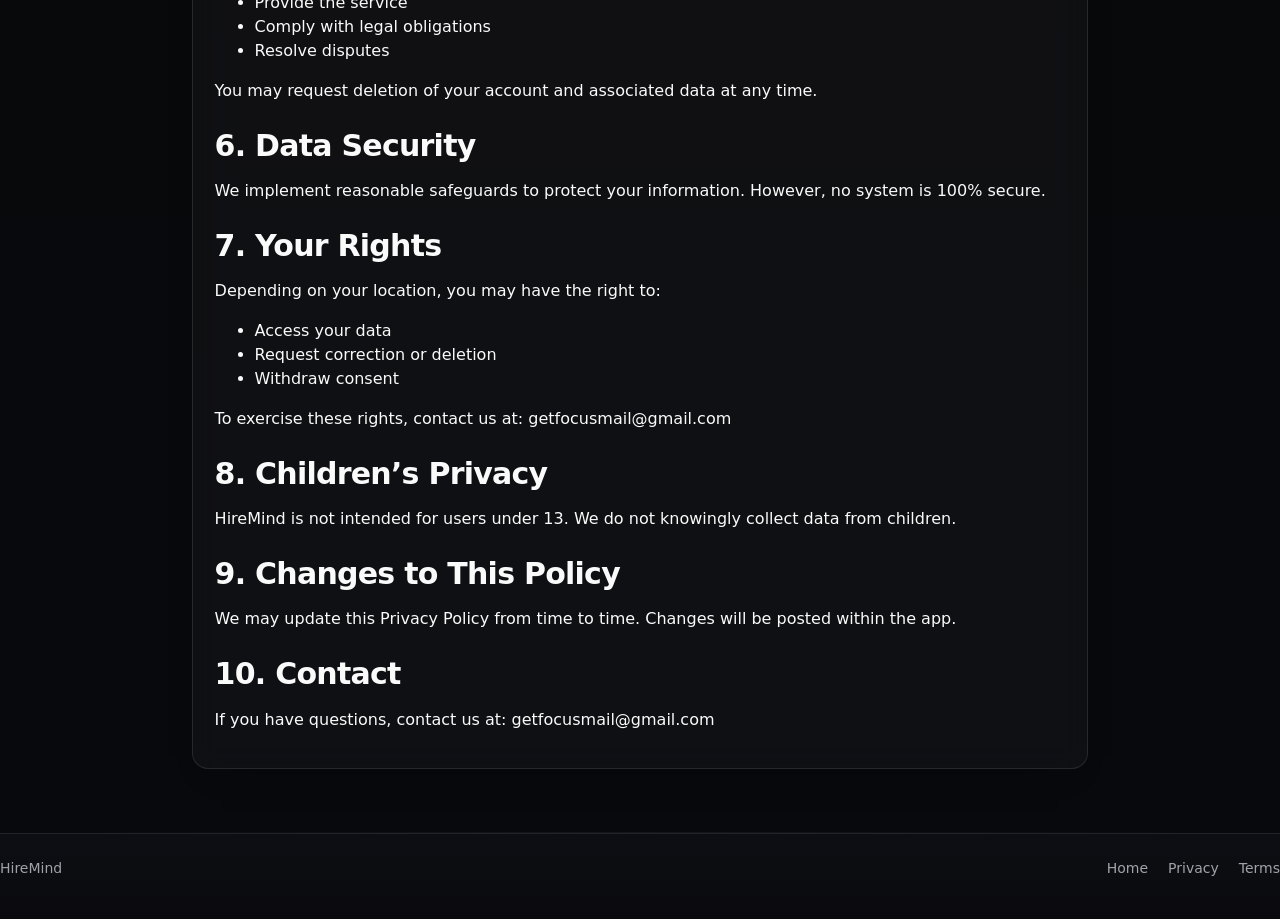
<file: privacy.html>
<!doctype html>
<html lang="en">
<head>
  <meta charset="UTF-8" />
  <meta name="viewport" content="width=device-width,initial-scale=1,viewport-fit=cover" />
  <title>Privacy Policy | HireMind Interview App</title>
  <meta name="description" content="Read how HireMind collects, uses, and protects your data for AI interview practice, voice features, and account information on iOS." />
  <meta name="robots" content="index, follow, max-image-preview:large, max-snippet:-1, max-video-preview:-1" />
  <meta name="theme-color" content="#09090b" />
  <meta name="apple-mobile-web-app-title" content="HireMind" />
  <link rel="canonical" href="https://gethiremind.com/privacy.html" />
  <meta property="og:type" content="website" />
  <meta property="og:site_name" content="HireMind" />
  <meta property="og:locale" content="en_US" />
  <meta property="og:url" content="https://gethiremind.com/privacy.html" />
  <meta property="og:title" content="Privacy Policy | HireMind Interview App" />
  <meta property="og:description" content="Read how HireMind collects, uses, and protects your data for AI interview practice, voice features, and account information on iOS." />
  <meta property="og:image" content="https://gethiremind.com/public/og-image.png" />
  <meta property="og:image:width" content="1200" />
  <meta property="og:image:height" content="630" />
  <meta property="og:image:alt" content="HireMind — AI mock interview practice app for iOS" />
  <meta name="twitter:card" content="summary_large_image" />
  <meta name="twitter:title" content="Privacy Policy | HireMind Interview App" />
  <meta name="twitter:description" content="Read how HireMind collects, uses, and protects your data for AI interview practice, voice features, and account information on iOS." />
  <meta name="twitter:image" content="https://gethiremind.com/public/og-image.png" />
  <meta name="twitter:image:alt" content="HireMind — AI mock interview practice app for iOS" />
  <link rel="icon" type="image/png" href="public/favicon.png?v=3" />
  <link rel="shortcut icon" type="image/png" href="public/favicon.png?v=3" />
  <link rel="apple-touch-icon" href="public/apple-touch-icon.png?v=3" />
  <link rel="stylesheet" href="styles.css" />
  <script type="application/ld+json">
  {
    "@context": "https://schema.org",
    "@type": "WebPage",
    "name": "HireMind Privacy Policy",
    "url": "https://gethiremind.com/privacy.html",
    "description": "HireMind privacy policy for the iOS interview practice application.",
    "isPartOf": { "@type": "WebSite", "name": "HireMind", "url": "https://gethiremind.com/" }
  }
  </script>
</head>
<body>
  <header class="nav">
    <div class="container nav-inner">
      <a class="logo" href="index.html"><img src="public/logo.png" alt="HireMind logo — AI interview practice app" class="logo-mark" width="35" height="35" /> <span>Hire<span class="logo-accent">Mind</span></span></a>
      <button class="nav-toggle" type="button" aria-expanded="false" aria-controls="primary-nav" aria-label="Open menu">
        <span class="nav-toggle-bar" aria-hidden="true"></span>
        <span class="nav-toggle-bar" aria-hidden="true"></span>
        <span class="nav-toggle-bar" aria-hidden="true"></span>
      </button>
      <nav class="nav-links" id="primary-nav" aria-label="Primary">
        <a href="index.html#how">How It Works</a>
        <a href="index.html#features">Features</a>
        <a href="index.html#pricing">Pricing</a>
        <a href="https://apps.apple.com/us/app/hiremind-ai-interview/id6764230579" target="_blank" rel="noopener noreferrer">Download</a>
        <a href="support.html">Support</a>
      </nav>
    </div>
  </header>

  <main id="main-content" class="section section--default">
    <div class="container">
      <article class="card legal-content" style="max-width: 56rem; margin: 0 auto;">
        <h1 class="page-title">Privacy Policy</h1>

        <h2>1. Introduction</h2>
        <p>Welcome to HireMind. Your privacy matters to us. This Privacy Policy explains how HireMind collects, uses, and protects your information when you use our iOS application.</p>

        <h2>2. Information We Collect</h2>
        <h3>a. Account Information</h3>
        <p>When you create an account, we may collect:</p>
        <ul>
          <li>Name or username</li>
          <li>Email address</li>
          <li>Profile picture</li>
        </ul>

        <h3>b. User Content</h3>
        <ul>
          <li>Responses to interview questions</li>
          <li>Voice input (converted to text)</li>
          <li>Any text you provide within the app</li>
        </ul>

        <h3>c. Audio Data</h3>
        <p>When using voice features:</p>
        <ul>
          <li>Audio is processed for speech-to-text functionality</li>
          <li>Audio may be temporarily transmitted to third-party services for processing</li>
          <li>We do not store raw audio recordings unless explicitly stated</li>
        </ul>

        <h3>d. Usage Data</h3>
        <p>We may collect:</p>
        <ul>
          <li>App interactions</li>
          <li>Device type and OS version</li>
          <li>General analytics data</li>
        </ul>

        <h2>3. How We Use Your Information</h2>
        <p>We use your data to:</p>
        <ul>
          <li>Provide mock interview functionality</li>
          <li>Generate interview questions and responses using AI (via Google Gemini APIs)</li>
          <li>Improve app performance and user experience</li>
          <li>Maintain and secure your account</li>
        </ul>

        <h2>4. Third-Party Services</h2>
        <p>We may share limited data with third-party providers, including:</p>
        <ul>
          <li>AI processing services (e.g., Google Gemini APIs)</li>
          <li>Cloud storage providers</li>
          <li>Authentication services</li>
        </ul>
        <p>These services process data on our behalf and are subject to their own privacy policies.</p>

        <h2>5. Data Retention</h2>
        <p>We retain your data only as long as necessary to:</p>
        <ul>
          <li>Provide the service</li>
          <li>Comply with legal obligations</li>
          <li>Resolve disputes</li>
        </ul>
        <p>You may request deletion of your account and associated data at any time.</p>

        <h2>6. Data Security</h2>
        <p>We implement reasonable safeguards to protect your information. However, no system is 100% secure.</p>

        <h2>7. Your Rights</h2>
        <p>Depending on your location, you may have the right to:</p>
        <ul>
          <li>Access your data</li>
          <li>Request correction or deletion</li>
          <li>Withdraw consent</li>
        </ul>
        <p>To exercise these rights, contact us at: <a href="mailto:getfocusmail@gmail.com">getfocusmail@gmail.com</a></p>

        <h2>8. Children’s Privacy</h2>
        <p>HireMind is not intended for users under 13. We do not knowingly collect data from children.</p>

        <h2>9. Changes to This Policy</h2>
        <p>We may update this Privacy Policy from time to time. Changes will be posted within the app.</p>

        <h2>10. Contact</h2>
        <p>If you have questions, contact us at: <a href="mailto:getfocusmail@gmail.com">getfocusmail@gmail.com</a></p>
      </article>
    </div>
  </main>

  <footer class="footer">
    <div class="container footer-inner">
      <p class="footer-brand">HireMind</p>
      <nav class="footer-links" aria-label="Footer">
        <a href="index.html">Home</a>
        <a href="privacy.html" aria-current="page">Privacy</a>
        <a href="terms.html">Terms</a>
      </nav>
    </div>
  </footer>

  <script src="interactive-background.js"></script>
  <script src="section-interactive-background.js"></script>
  <script src="featured-section-background.js"></script>
  <script src="app.js"></script>
</body>
</html>
</file>
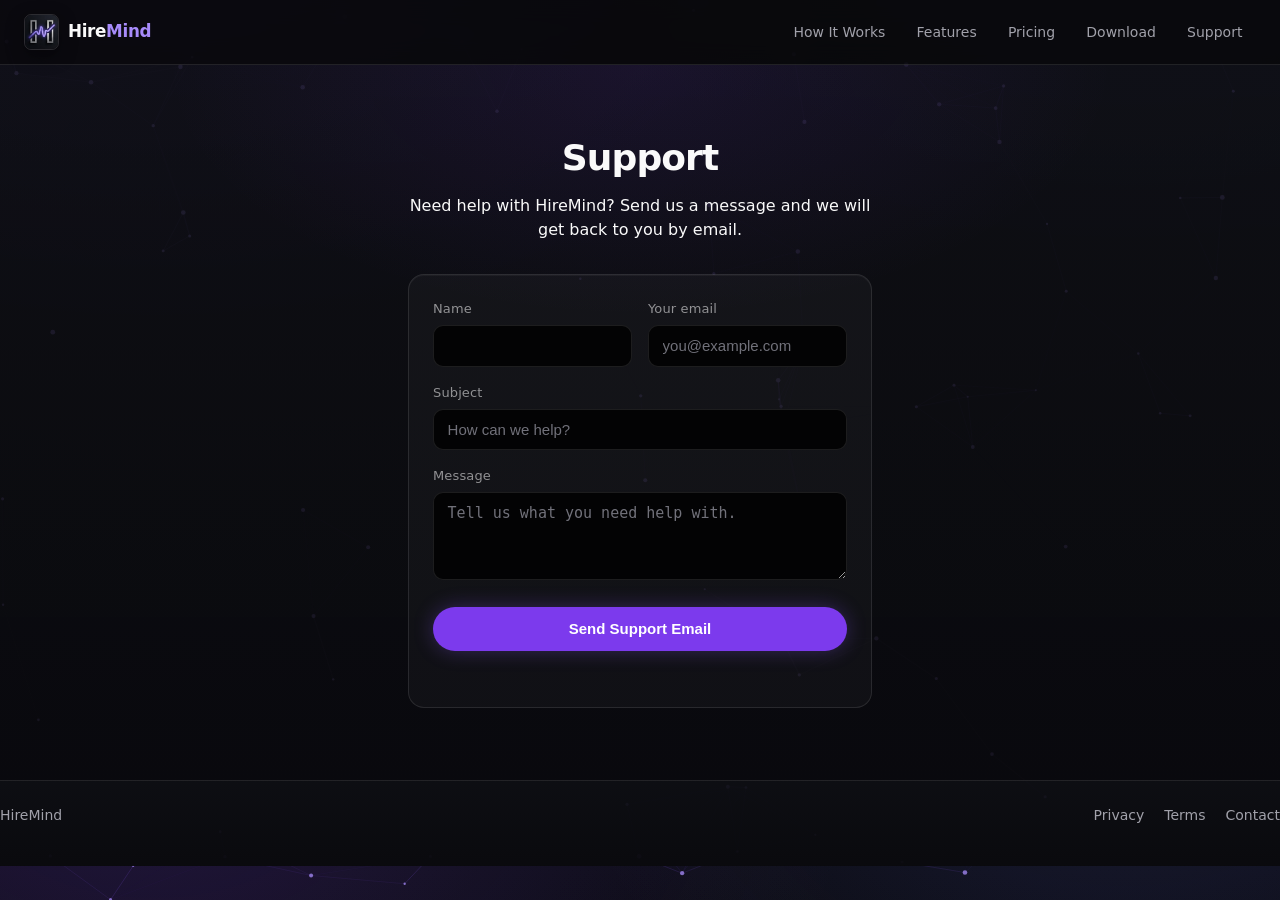
<file: support.html>
<!doctype html>
<html lang="en">
<head>
  <meta charset="UTF-8" />
  <meta name="viewport" content="width=device-width,initial-scale=1,viewport-fit=cover" />
  <title>HireMind Support — Help with AI Interview Practice</title>
  <meta name="description" content="Get HireMind support for AI interview practice, mock interview sessions, billing, account access, and technical issues on iOS." />
  <meta name="robots" content="index, follow, max-image-preview:large, max-snippet:-1, max-video-preview:-1" />
  <meta name="theme-color" content="#09090b" />
  <meta name="apple-mobile-web-app-title" content="HireMind" />
  <meta name="apple-itunes-app" content="app-id=6764230579" />
  <link rel="canonical" href="https://gethiremind.com/support.html" />
  <meta property="og:type" content="website" />
  <meta property="og:site_name" content="HireMind" />
  <meta property="og:locale" content="en_US" />
  <meta property="og:url" content="https://gethiremind.com/support.html" />
  <meta property="og:title" content="HireMind Support — Help with AI Interview Practice" />
  <meta property="og:description" content="Get HireMind support for AI interview practice, mock interview sessions, billing, account access, and technical issues on iOS." />
  <meta property="og:image" content="https://gethiremind.com/public/og-image.png" />
  <meta property="og:image:width" content="1200" />
  <meta property="og:image:height" content="630" />
  <meta property="og:image:alt" content="HireMind — AI mock interview practice app for iOS" />
  <meta name="twitter:card" content="summary_large_image" />
  <meta name="twitter:title" content="HireMind Support — Help with AI Interview Practice" />
  <meta name="twitter:description" content="Get HireMind support for AI interview practice, mock interview sessions, billing, account access, and technical issues on iOS." />
  <meta name="twitter:image" content="https://gethiremind.com/public/og-image.png" />
  <meta name="twitter:image:alt" content="HireMind — AI mock interview practice app for iOS" />
  <link rel="icon" type="image/png" href="public/favicon.png?v=3" />
  <link rel="shortcut icon" type="image/png" href="public/favicon.png?v=3" />
  <link rel="apple-touch-icon" href="public/apple-touch-icon.png?v=3" />
  <link rel="stylesheet" href="styles.css" />
  <script type="application/ld+json">
  {
    "@context": "https://schema.org",
    "@type": "ContactPage",
    "name": "HireMind Support",
    "url": "https://gethiremind.com/support.html",
    "description": "Contact HireMind support for help with AI interview practice on iOS.",
    "isPartOf": { "@type": "WebSite", "name": "HireMind", "url": "https://gethiremind.com/" },
    "about": { "@type": "SoftwareApplication", "name": "HireMind", "operatingSystem": "iOS", "applicationCategory": "BusinessApplication" }
  }
  </script>
</head>
<body>
  <header class="nav">
    <div class="container nav-inner">
      <a class="logo" href="index.html"><img src="public/logo.png" alt="HireMind logo — AI interview practice app" class="logo-mark" width="35" height="35" /> <span>Hire<span class="logo-accent">Mind</span></span></a>
      <button class="nav-toggle" type="button" aria-expanded="false" aria-controls="primary-nav" aria-label="Open menu">
        <span class="nav-toggle-bar" aria-hidden="true"></span>
        <span class="nav-toggle-bar" aria-hidden="true"></span>
        <span class="nav-toggle-bar" aria-hidden="true"></span>
      </button>
      <nav class="nav-links" id="primary-nav" aria-label="Primary">
        <a href="index.html#how">How It Works</a>
        <a href="index.html#features">Features</a>
        <a href="index.html#pricing">Pricing</a>
        <a href="https://apps.apple.com/us/app/hiremind-ai-interview/id6764230579" target="_blank" rel="noopener noreferrer">Download</a>
        <a href="support.html" aria-current="page">Support</a>
      </nav>
    </div>
  </header>

  <main id="main-content" class="section-cta section--default">
    <section class="container cta-inner" aria-labelledby="support-heading">
      <header class="section-head">
        <h1 id="support-heading" class="page-title">Support</h1>
        <p class="sub">Need help with HireMind? Send us a message and we will get back to you by email.</p>
      </header>
      <div class="cta-card">
        <form data-support-form>
          <div class="form-grid">
            <div class="form-field">
              <label for="supportName">Name</label>
              <input id="supportName" name="name" autocomplete="name" />
            </div>
            <div class="form-field">
              <label for="supportEmail">Your email</label>
              <input id="supportEmail" name="email" type="email" required autocomplete="email" placeholder="you@example.com" />
            </div>
            <div class="form-field form-field--full">
              <label for="supportSubject">Subject</label>
              <input id="supportSubject" name="subject" required placeholder="How can we help?" />
            </div>
            <div class="form-field form-field--full">
              <label for="supportMessage">Message</label>
              <textarea id="supportMessage" name="message" required placeholder="Tell us what you need help with."></textarea>
            </div>
          </div>
          <div class="cta-row">
            <button class="btn btn-primary" type="submit">Send Support Email</button>
          </div>
          <div class="status" data-support-status role="status" aria-live="polite"></div>
        </form>
      </div>
    </section>
  </main>

  <footer class="footer">
    <div class="container footer-inner">
      <p class="footer-brand">HireMind</p>
      <nav class="footer-links" aria-label="Footer">
        <a href="privacy.html">Privacy</a>
        <a href="terms.html">Terms</a>
        <a href="mailto:hello@gethiremind.com">Contact</a>
      </nav>
    </div>
  </footer>

  <script src="interactive-background.js"></script>
  <script src="section-interactive-background.js"></script>
  <script src="featured-section-background.js"></script>
  <script src="app.js"></script>
</body>
</html>
</file>
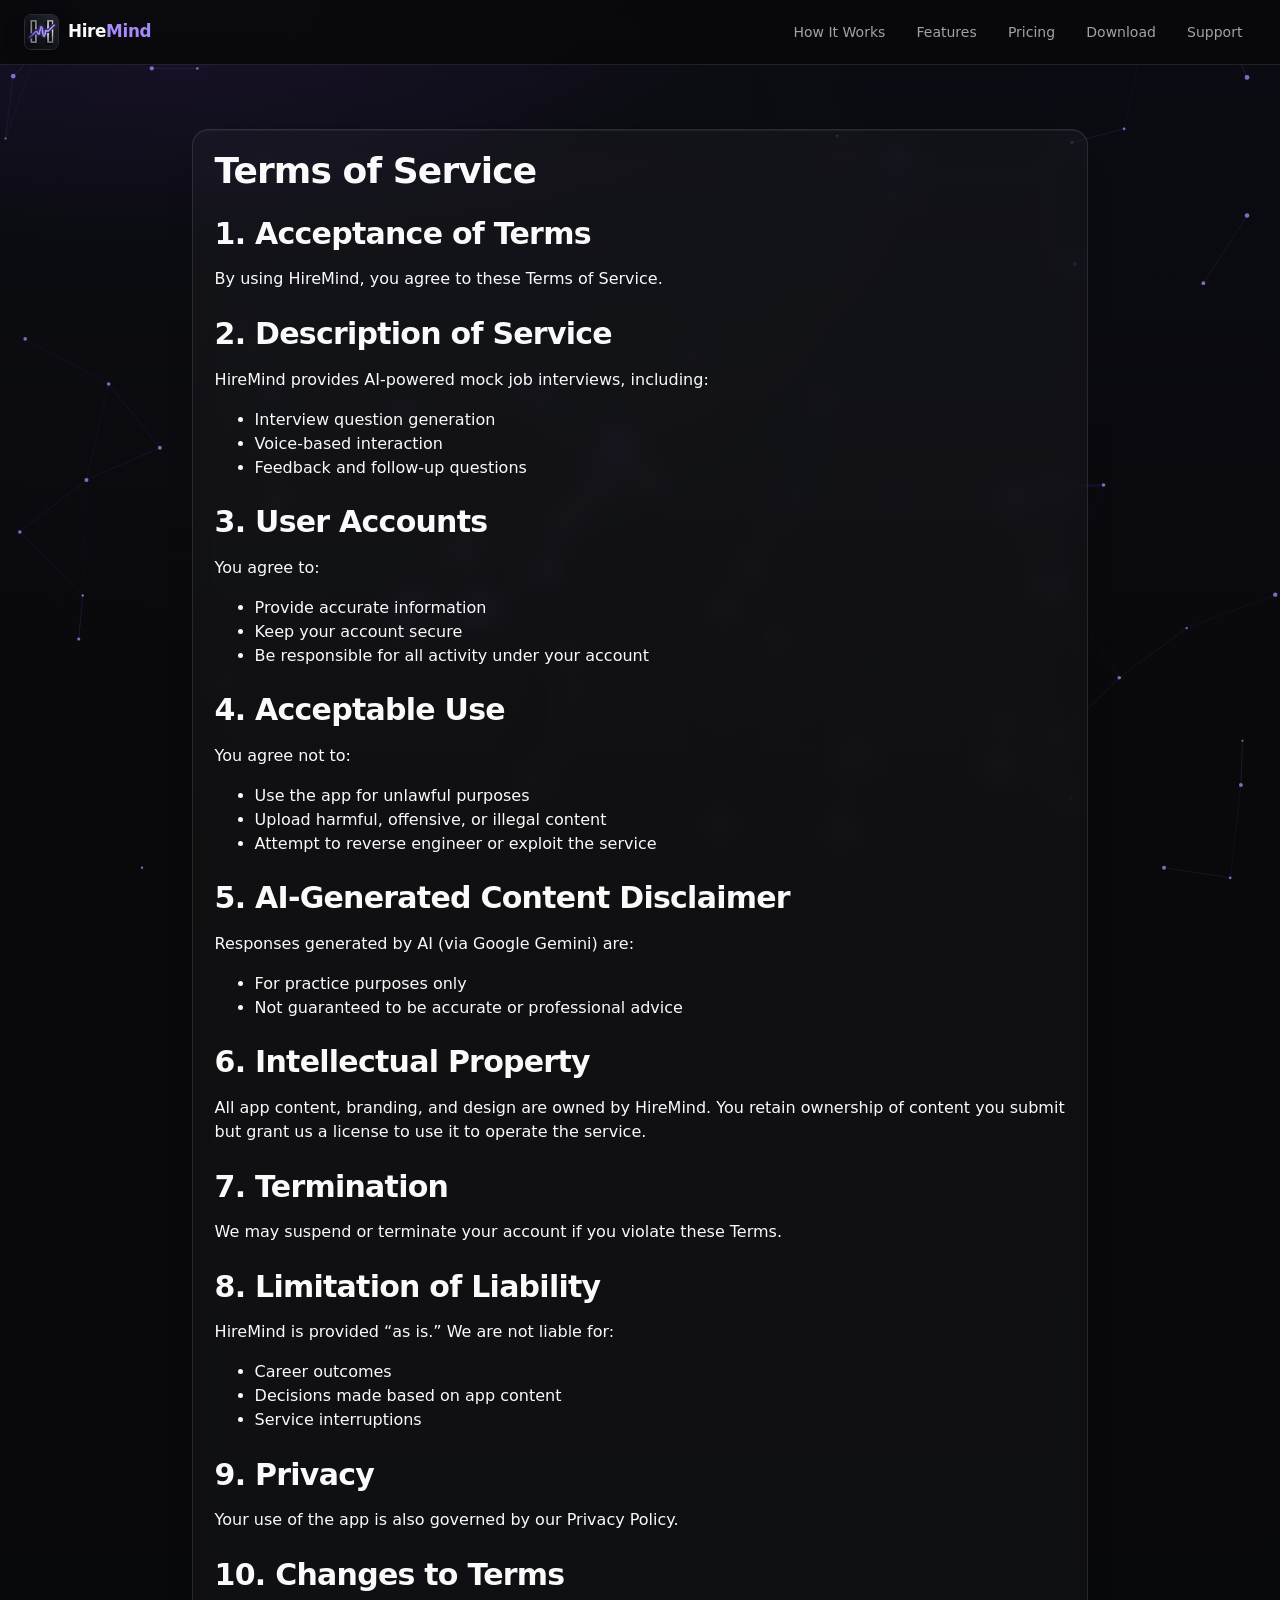
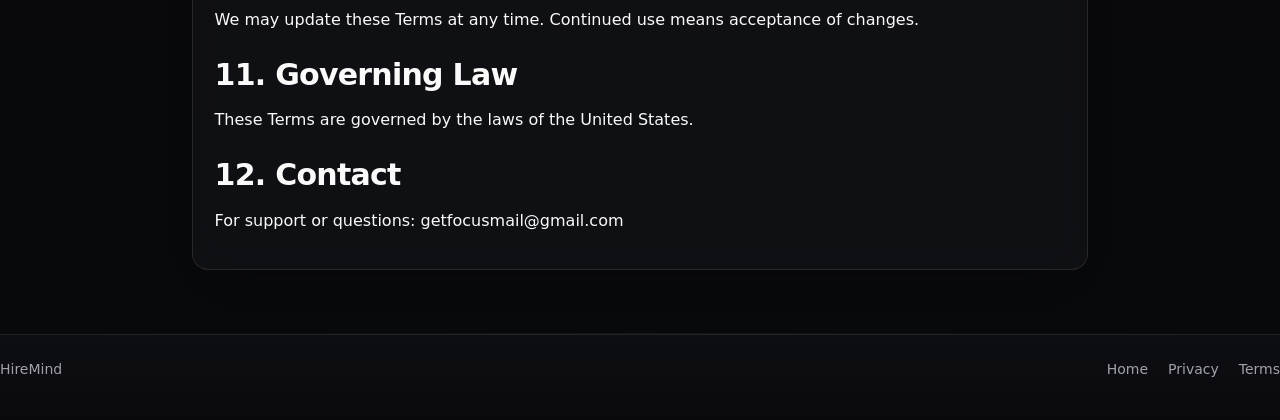
<file: terms.html>
<!doctype html>
<html lang="en">
<head>
  <meta charset="UTF-8" />
  <meta name="viewport" content="width=device-width,initial-scale=1,viewport-fit=cover" />
  <title>Terms of Service | HireMind Interview App</title>
  <meta name="description" content="HireMind Terms of Service for AI mock interviews, user accounts, acceptable use, AI content disclaimers, and liability on iOS." />
  <meta name="robots" content="index, follow, max-image-preview:large, max-snippet:-1, max-video-preview:-1" />
  <meta name="theme-color" content="#09090b" />
  <meta name="apple-mobile-web-app-title" content="HireMind" />
  <link rel="canonical" href="https://gethiremind.com/terms.html" />
  <meta property="og:type" content="website" />
  <meta property="og:site_name" content="HireMind" />
  <meta property="og:locale" content="en_US" />
  <meta property="og:url" content="https://gethiremind.com/terms.html" />
  <meta property="og:title" content="Terms of Service | HireMind Interview App" />
  <meta property="og:description" content="HireMind Terms of Service for AI mock interviews, user accounts, acceptable use, AI content disclaimers, and liability on iOS." />
  <meta property="og:image" content="https://gethiremind.com/public/og-image.png" />
  <meta property="og:image:width" content="1200" />
  <meta property="og:image:height" content="630" />
  <meta property="og:image:alt" content="HireMind — AI mock interview practice app for iOS" />
  <meta name="twitter:card" content="summary_large_image" />
  <meta name="twitter:title" content="Terms of Service | HireMind Interview App" />
  <meta name="twitter:description" content="HireMind Terms of Service for AI mock interviews, user accounts, acceptable use, AI content disclaimers, and liability on iOS." />
  <meta name="twitter:image" content="https://gethiremind.com/public/og-image.png" />
  <meta name="twitter:image:alt" content="HireMind — AI mock interview practice app for iOS" />
  <link rel="icon" type="image/png" href="public/favicon.png?v=3" />
  <link rel="shortcut icon" type="image/png" href="public/favicon.png?v=3" />
  <link rel="apple-touch-icon" href="public/apple-touch-icon.png?v=3" />
  <link rel="stylesheet" href="styles.css" />
  <script type="application/ld+json">
  {
    "@context": "https://schema.org",
    "@type": "WebPage",
    "name": "HireMind Terms of Service",
    "url": "https://gethiremind.com/terms.html",
    "description": "HireMind terms of service for the iOS interview practice application.",
    "isPartOf": { "@type": "WebSite", "name": "HireMind", "url": "https://gethiremind.com/" }
  }
  </script>
</head>
<body>
  <header class="nav">
    <div class="container nav-inner">
      <a class="logo" href="index.html"><img src="public/logo.png" alt="HireMind logo — AI interview practice app" class="logo-mark" width="35" height="35" /> <span>Hire<span class="logo-accent">Mind</span></span></a>
      <button class="nav-toggle" type="button" aria-expanded="false" aria-controls="primary-nav" aria-label="Open menu">
        <span class="nav-toggle-bar" aria-hidden="true"></span>
        <span class="nav-toggle-bar" aria-hidden="true"></span>
        <span class="nav-toggle-bar" aria-hidden="true"></span>
      </button>
      <nav class="nav-links" id="primary-nav" aria-label="Primary">
        <a href="index.html#how">How It Works</a>
        <a href="index.html#features">Features</a>
        <a href="index.html#pricing">Pricing</a>
        <a href="https://apps.apple.com/us/app/hiremind-ai-interview/id6764230579" target="_blank" rel="noopener noreferrer">Download</a>
        <a href="support.html">Support</a>
      </nav>
    </div>
  </header>

  <main id="main-content" class="section section--default">
    <div class="container">
      <article class="card legal-content" style="max-width: 56rem; margin: 0 auto;">
        <h1 class="page-title">Terms of Service</h1>

        <h2>1. Acceptance of Terms</h2>
        <p>By using HireMind, you agree to these Terms of Service.</p>

        <h2>2. Description of Service</h2>
        <p>HireMind provides AI-powered mock job interviews, including:</p>
        <ul>
          <li>Interview question generation</li>
          <li>Voice-based interaction</li>
          <li>Feedback and follow-up questions</li>
        </ul>

        <h2>3. User Accounts</h2>
        <p>You agree to:</p>
        <ul>
          <li>Provide accurate information</li>
          <li>Keep your account secure</li>
          <li>Be responsible for all activity under your account</li>
        </ul>

        <h2>4. Acceptable Use</h2>
        <p>You agree not to:</p>
        <ul>
          <li>Use the app for unlawful purposes</li>
          <li>Upload harmful, offensive, or illegal content</li>
          <li>Attempt to reverse engineer or exploit the service</li>
        </ul>

        <h2>5. AI-Generated Content Disclaimer</h2>
        <p>Responses generated by AI (via Google Gemini) are:</p>
        <ul>
          <li>For practice purposes only</li>
          <li>Not guaranteed to be accurate or professional advice</li>
        </ul>

        <h2>6. Intellectual Property</h2>
        <p>All app content, branding, and design are owned by HireMind. You retain ownership of content you submit but grant us a license to use it to operate the service.</p>

        <h2>7. Termination</h2>
        <p>We may suspend or terminate your account if you violate these Terms.</p>

        <h2>8. Limitation of Liability</h2>
        <p>HireMind is provided “as is.” We are not liable for:</p>
        <ul>
          <li>Career outcomes</li>
          <li>Decisions made based on app content</li>
          <li>Service interruptions</li>
        </ul>

        <h2>9. Privacy</h2>
        <p>Your use of the app is also governed by our <a href="privacy.html">Privacy Policy</a>.</p>

        <h2>10. Changes to Terms</h2>
        <p>We may update these Terms at any time. Continued use means acceptance of changes.</p>

        <h2>11. Governing Law</h2>
        <p>These Terms are governed by the laws of the United States.</p>

        <h2>12. Contact</h2>
        <p>For support or questions: <a href="mailto:getfocusmail@gmail.com">getfocusmail@gmail.com</a></p>
      </article>
    </div>
  </main>

  <footer class="footer">
    <div class="container footer-inner">
      <p class="footer-brand">HireMind</p>
      <nav class="footer-links" aria-label="Footer">
        <a href="index.html">Home</a>
        <a href="privacy.html">Privacy</a>
        <a href="terms.html" aria-current="page">Terms</a>
      </nav>
    </div>
  </footer>

  <script src="interactive-background.js"></script>
  <script src="section-interactive-background.js"></script>
  <script src="featured-section-background.js"></script>
  <script src="app.js"></script>
</body>
</html>
</file>
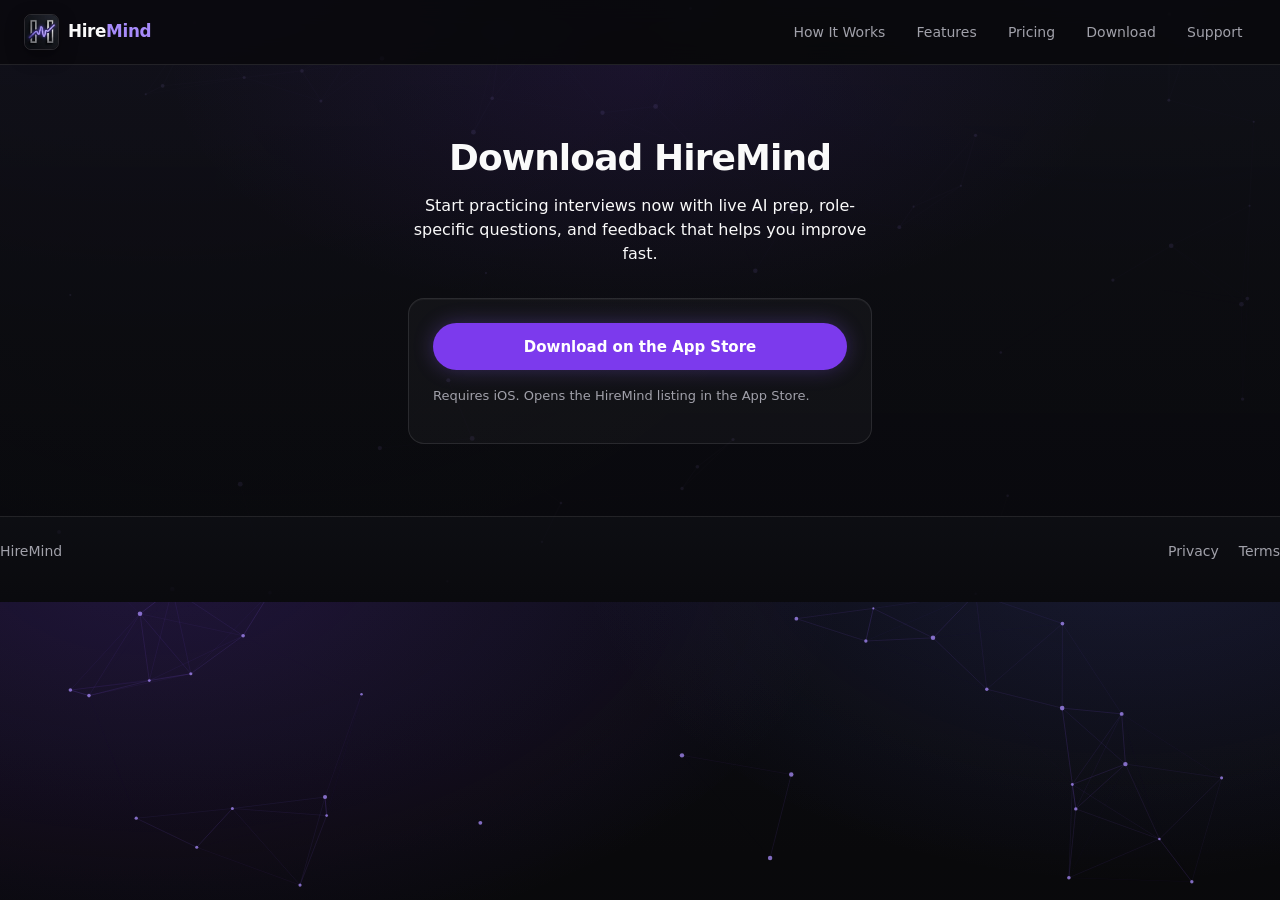
<file: waitlist.html>
<!doctype html>
<html lang="en">
<head>
  <meta charset="UTF-8" />
  <meta name="viewport" content="width=device-width,initial-scale=1,viewport-fit=cover" />
  <title>Download HireMind — AI Mock Interview App for iOS</title>
  <meta name="description" content="Download HireMind on the App Store. Practice job interviews with live AI voice mocks, role-specific prep, scoring, and unlimited interview practice on iPhone and iPad." />
  <meta name="robots" content="index, follow, max-image-preview:large, max-snippet:-1, max-video-preview:-1" />
  <meta name="theme-color" content="#09090b" />
  <meta name="apple-mobile-web-app-title" content="HireMind" />
  <meta name="apple-itunes-app" content="app-id=6764230579" />
  <link rel="canonical" href="https://gethiremind.com/waitlist.html" />
  <meta property="og:type" content="website" />
  <meta property="og:site_name" content="HireMind" />
  <meta property="og:locale" content="en_US" />
  <meta property="og:url" content="https://gethiremind.com/waitlist.html" />
  <meta property="og:title" content="Download HireMind — AI Mock Interview App for iOS" />
  <meta property="og:description" content="Download HireMind on the App Store. Practice job interviews with live AI voice mocks, role-specific prep, scoring, and unlimited interview practice on iPhone and iPad." />
  <meta property="og:image" content="https://gethiremind.com/public/og-image.png" />
  <meta property="og:image:width" content="1200" />
  <meta property="og:image:height" content="630" />
  <meta property="og:image:alt" content="HireMind — AI mock interview practice app for iOS" />
  <meta name="twitter:card" content="summary_large_image" />
  <meta name="twitter:title" content="Download HireMind — AI Mock Interview App for iOS" />
  <meta name="twitter:description" content="Download HireMind on the App Store. Practice job interviews with live AI voice mocks, role-specific prep, scoring, and unlimited interview practice on iPhone and iPad." />
  <meta name="twitter:image" content="https://gethiremind.com/public/og-image.png" />
  <meta name="twitter:image:alt" content="HireMind — AI mock interview practice app for iOS" />
  <link rel="icon" type="image/png" href="public/favicon.png?v=3" />
  <link rel="shortcut icon" type="image/png" href="public/favicon.png?v=3" />
  <link rel="apple-touch-icon" href="public/apple-touch-icon.png?v=3" />
  <link rel="stylesheet" href="styles.css" />
  <script type="application/ld+json">
  {
    "@context": "https://schema.org",
    "@type": "WebPage",
    "name": "Download HireMind",
    "url": "https://gethiremind.com/waitlist.html",
    "description": "Download HireMind on iOS for AI interview practice.",
    "mainEntity": {
      "@type": "SoftwareApplication",
      "name": "HireMind",
      "operatingSystem": "iOS",
      "applicationCategory": "BusinessApplication",
      "downloadUrl": "https://apps.apple.com/us/app/hiremind-ai-interview/id6764230579",
      "offers": { "@type": "Offer", "price": "0", "priceCurrency": "USD" }
    }
  }
  </script>
</head>
<body>
  <header class="nav">
    <div class="container nav-inner">
      <a class="logo" href="index.html"><img src="public/logo.png" alt="HireMind logo — AI interview practice app" class="logo-mark" width="35" height="35" /> <span>Hire<span class="logo-accent">Mind</span></span></a>
      <button class="nav-toggle" type="button" aria-expanded="false" aria-controls="primary-nav" aria-label="Open menu">
        <span class="nav-toggle-bar" aria-hidden="true"></span>
        <span class="nav-toggle-bar" aria-hidden="true"></span>
        <span class="nav-toggle-bar" aria-hidden="true"></span>
      </button>
      <nav class="nav-links" id="primary-nav" aria-label="Primary">
        <a href="index.html#how">How It Works</a>
        <a href="index.html#features">Features</a>
        <a href="index.html#pricing">Pricing</a>
        <a href="waitlist.html" aria-current="page">Download</a>
        <a href="support.html">Support</a>
      </nav>
    </div>
  </header>

  <main id="main-content" class="section-cta section--default">
    <section class="container cta-inner" aria-labelledby="download-heading">
      <header class="section-head">
        <h1 id="download-heading" class="page-title">Download HireMind</h1>
        <p class="sub">Start practicing interviews now with live AI prep, role-specific questions, and feedback that helps you improve fast.</p>
      </header>
      <div class="cta-card">
        <div class="cta-row" style="margin-top:0;">
          <a class="btn btn-primary" href="https://apps.apple.com/us/app/hiremind-ai-interview/id6764230579" target="_blank" rel="noopener noreferrer">Download on the App Store</a>
        </div>
        <p class="help help--spaced">Requires iOS. Opens the HireMind listing in the App Store.</p>
      </div>
    </section>
  </main>

  <footer class="footer">
    <div class="container footer-inner">
      <p class="footer-brand">HireMind</p>
      <nav class="footer-links" aria-label="Footer">
        <a href="privacy.html">Privacy</a>
        <a href="terms.html">Terms</a>
      </nav>
    </div>
  </footer>

  <script src="interactive-background.js"></script>
  <script src="section-interactive-background.js"></script>
  <script src="featured-section-background.js"></script>
  <script src="app.js"></script>
</body>
</html>
</file>
<file: styles.css>
:root {
  /* Deep charcoal base (zinc-950 family) */
  --bg-page: #09090b;
  /* Subtle band for section separation — no border needed */
  --bg-band: #0c0c0e;
  --bg-elevated: #101116;
  --text: #fafafa;
  --muted: #a1a1aa;
  --border-subtle: rgba(255, 255, 255, 0.1);
  --border-focus: rgba(167, 139, 250, 0.55);
  --brand: #7c3aed;
  --brand-hover: #8b5cf6;
  --glow-purple: rgba(124, 58, 237, 0.22);
  --glow-indigo: rgba(99, 102, 241, 0.18);
}

* {
  box-sizing: border-box;
}

.sr-only {
  position: absolute;
  width: 1px;
  height: 1px;
  padding: 0;
  margin: -1px;
  overflow: hidden;
  clip: rect(0, 0, 0, 0);
  white-space: nowrap;
  border: 0;
}

html,
body {
  margin: 0;
  padding: 0;
}

html {
  scroll-behavior: smooth;
  overflow-x: clip;
  -webkit-text-size-adjust: 100%;
  text-size-adjust: 100%;
}

body {
  font-family: ui-sans-serif, system-ui, -apple-system, "Segoe UI", Roboto, "Helvetica Neue", Arial, sans-serif;
  background:
    radial-gradient(1200px 700px at 12% -8%, rgba(124, 58, 237, 0.18), transparent 58%),
    radial-gradient(900px 600px at 88% -15%, rgba(99, 102, 241, 0.14), transparent 62%),
    linear-gradient(180deg, #0b0c12 0%, #09090b 42%, #08090d 100%);
  color: var(--text);
  line-height: 1.5;
  position: relative;
  padding-left: env(safe-area-inset-left);
  padding-right: env(safe-area-inset-right);
}

.interactive-background {
  position: fixed;
  inset: 0;
  z-index: -10;
  width: 100%;
  height: 100%;
  pointer-events: none;
  display: block;
}

/* Scoped particle field inside opaque sections and cards */
.section-bg-host {
  isolation: isolate;
}

.section-bg-host > .section-interactive-background {
  position: absolute;
  inset: 0;
  z-index: 0;
  width: 100%;
  height: 100%;
  pointer-events: none;
  display: block;
  border-radius: inherit;
}

.section-bg-host > :not(.section-interactive-background) {
  position: relative;
  z-index: 1;
}

.hero.section-bg-host,
.section-features.section-bg-host {
  overflow: hidden;
}

.card.section-bg-host {
  overflow: hidden;
}

/* Featured high-energy section backgrounds (How it works + Role coverage) */
.featured-bg-host {
  isolation: isolate;
  overflow: hidden;
}

.featured-bg-host > .featured-section-background {
  position: absolute;
  inset: 0;
  z-index: 0;
  width: 100%;
  height: 100%;
  pointer-events: none;
  display: block;
}

.featured-bg-host > .container {
  position: relative;
  z-index: 1;
}

.section-how.featured-bg-host {
  background: #08080e;
}

.section-how.featured-bg-host::before {
  display: none;
}

.section--alt.featured-bg-host {
  background: #08080e;
}

body::before {
  content: "";
  position: fixed;
  inset: 0;
  pointer-events: none;
  background:
    linear-gradient(rgba(255, 255, 255, 0.015), rgba(255, 255, 255, 0.015)),
    radial-gradient(ellipse at 20% 20%, rgba(255, 255, 255, 0.03), transparent 45%);
  mix-blend-mode: soft-light;
  z-index: -1;
}

a {
  color: inherit;
  text-decoration: none;
}

/* max-w-7xl mx-auto px-6 */
.container {
  width: 100%;
  max-width: 80rem;
  margin-left: auto;
  margin-right: auto;
  padding-left: 1.5rem;
  padding-right: 1.5rem;
}

.nav {
  position: sticky;
  top: 0;
  z-index: 20;
  backdrop-filter: blur(12px);
  background: rgba(9, 9, 11, 0.88);
  border-bottom: 1px solid var(--border-subtle);
  padding-top: env(safe-area-inset-top);
}

.nav-inner {
  display: flex;
  align-items: center;
  justify-content: space-between;
  min-height: 64px;
}

.logo {
  font-size: 1.05rem;
  font-weight: 700;
  letter-spacing: -0.02em;
  color: var(--text);
  display: inline-flex;
  align-items: center;
  gap: 0.55rem;
}

.logo-mark {
  width: 2.2rem;
  height: 2.2rem;
  border-radius: 0.45rem;
  object-fit: cover;
  border: 1px solid rgba(255, 255, 255, 0.14);
  box-shadow: 0 6px 18px rgba(0, 0, 0, 0.35);
}

.logo-accent {
  color: #a78bfa;
}

.nav-links {
  display: flex;
  gap: 0.25rem;
  flex-wrap: wrap;
}

.nav-links a {
  padding: 0.5rem 0.85rem;
  font-size: 0.875rem;
  color: var(--muted);
  border-radius: 999px;
}

.nav-links a:hover {
  background: rgba(255, 255, 255, 0.06);
  color: var(--text);
}

.nav-toggle {
  display: none;
  align-items: center;
  justify-content: center;
  width: 2.5rem;
  height: 2.5rem;
  padding: 0;
  border: 1px solid var(--border-subtle);
  border-radius: 0.5rem;
  background: rgba(255, 255, 255, 0.04);
  color: var(--text);
  cursor: pointer;
  flex-shrink: 0;
}

.nav-toggle:hover {
  background: rgba(255, 255, 255, 0.08);
}

.nav-toggle-bar {
  display: block;
  width: 1.125rem;
  height: 2px;
  border-radius: 999px;
  background: currentColor;
  transition: transform 0.2s ease, opacity 0.2s ease;
}

.nav-toggle-bar + .nav-toggle-bar {
  margin-top: 0.3rem;
}

.nav-open .nav-toggle-bar:nth-child(1) {
  transform: translateY(0.5rem) rotate(45deg);
}

.nav-open .nav-toggle-bar:nth-child(2) {
  opacity: 0;
}

.nav-open .nav-toggle-bar:nth-child(3) {
  transform: translateY(-0.5rem) rotate(-45deg);
}

/* Hero */
.hero {
  padding: 2.5rem 0 2.75rem;
  background: transparent;
  position: relative;
  overflow: visible;
}

.hero.rocket-launch-host > .rocket-launch-background,
.hero.shooting-stars-host > .shooting-stars-background {
  position: absolute;
  inset: 0;
  width: 100%;
  height: 100%;
  pointer-events: none;
  display: block;
}

.hero.rocket-launch-host > .rocket-launch-background {
  z-index: 0;
}

.hero.rocket-launch-host > .shooting-stars-background {
  z-index: 1;
}

.hero.rocket-launch-host > :not(.rocket-launch-background):not(.shooting-stars-background):not(.section-interactive-background) {
  position: relative;
  z-index: 2;
}

.hero-grid {
  display: grid;
  gap: 2rem;
  align-items: center;
  position: relative;
  z-index: 1;
}

/* Headline + subtext constrained to max-w-2xl */
.hero-copy {
  max-width: 42rem;
}

.badge {
  display: inline-block;
  font-size: 0.75rem;
  font-weight: 600;
  letter-spacing: 0.14em;
  text-transform: uppercase;
  padding: 0.35rem 0.65rem;
  border-radius: 999px;
  color: #d4d4d8;
  border: 1px solid var(--border-subtle);
  background: rgba(255, 255, 255, 0.05);
  backdrop-filter: blur(12px);
}

.hero h1 {
  margin: 0.5rem 0 0;
  font-size: clamp(2rem, 4.2vw, 3.25rem);
  line-height: 1.08;
  letter-spacing: -0.05em;
  font-weight: 900;
  text-wrap: balance;
  background: linear-gradient(to bottom, #ffffff 0%, #ffffff 52%, #8b5cf6 100%);
  -webkit-background-clip: text;
  background-clip: text;
  color: transparent;
  filter: drop-shadow(0 2px 10px rgba(139, 92, 246, 0.2));
}

.hero-highlight {
  background: linear-gradient(to bottom, #f5f3ff 0%, #c4b5fd 45%, #8b5cf6 100%);
  -webkit-background-clip: text;
  background-clip: text;
  color: transparent;
}

.hero-highlight-dark {
  background: linear-gradient(to bottom, #a78bfa 0%, #7c3aed 45%, #5b21b6 100%);
  -webkit-background-clip: text;
  background-clip: text;
  color: transparent;
}

.lead {
  margin-top: 0.75rem;
  max-width: 42rem;
  background: linear-gradient(to bottom, #d4d4d8 0%, #a1a1aa 100%);
  -webkit-background-clip: text;
  background-clip: text;
  color: transparent;
  font-size: 1.0625rem;
  line-height: 1.8;
}

.cta-row {
  display: flex;
  gap: 0.75rem;
  flex-wrap: wrap;
  margin-top: 1.15rem;
}

.btn {
  border-radius: 999px;
  padding: 0.7rem 1.25rem;
  font-weight: 600;
  font-size: 0.9375rem;
  display: inline-flex;
  align-items: center;
  justify-content: center;
  min-height: 44px;
  transition: border-color 0.15s, background 0.15s, color 0.15s;
  -webkit-tap-highlight-color: transparent;
}

.btn-primary {
  border: 1px solid transparent;
  background: var(--brand);
  color: #fff;
  box-shadow: 0 0 20px rgba(139, 92, 246, 0.3);
}

.btn-primary:hover {
  background: var(--brand-hover);
}

/* Ghost / outline secondary */
.btn-outline {
  border: 1px solid var(--border-subtle);
  background: transparent;
  color: #e4e4e7;
}

.btn-outline:hover {
  border-color: rgba(255, 255, 255, 0.22);
  background: rgba(255, 255, 255, 0.06);
  color: #fff;
}

/* Alias for older pages */
.btn-ghost {
  border: 1px solid var(--border-subtle);
  background: transparent;
  color: #e4e4e7;
}

.btn-ghost:hover {
  border-color: rgba(255, 255, 255, 0.18);
  background: rgba(255, 255, 255, 0.04);
}

/* Radial glow behind mockup */
.hero-shot {
  position: relative;
  display: flex;
  justify-content: center;
  align-items: center;
  min-height: 280px;
  overflow: visible;
  perspective: 1600px;
}

/* Hero: photorealistic 3D flagship device mockup */
.device-mockup {
  position: relative;
  z-index: 1;
  width: min(100%, 252px);
  margin: 0 auto;
  padding: 0.25rem 0 0.5rem;
}

.device-mockup__perspective {
  perspective: 2400px;
  perspective-origin: 56% 38%;
}

.device-mockup__rig {
  position: relative;
  transform-style: preserve-3d;
  /* Pitch back + yaw left: right edge faces viewer, screen recedes left */
  transform: rotateX(18deg) rotateY(-10deg) translate3d(0, 0, 0);
  transform-origin: center center;
  backface-visibility: hidden;
  -webkit-backface-visibility: hidden;
}

.device-mockup__device {
  position: relative;
  transform-style: preserve-3d;
}

.device-mockup__chassis {
  position: relative;
  z-index: 2;
  overflow: hidden;
  border-radius: 44px;
  padding: 8px;
  background:
    linear-gradient(
      90deg,
      #5a5a64 0%,
      rgba(90, 90, 100, 0.35) 6%,
      transparent 14%,
      transparent 86%,
      rgba(90, 90, 100, 0.35) 94%,
      #5a5a64 100%
    ),
    linear-gradient(
      168deg,
      #a3a3ad 0%,
      #70707a 5%,
      #45454f 16%,
      #2a2a32 38%,
      #1e1e26 58%,
      #282830 78%,
      #4a4a54 94%,
      #8e8e98 100%
    );
  box-shadow:
    inset 0 1px 0 rgba(255, 255, 255, 0.22),
    inset 0 -2px 6px rgba(0, 0, 0, 0.38);
}

.device-mockup__screen-well {
  position: relative;
  border-radius: 38px;
  padding: 1px;
  background: #101014;
  box-shadow: inset 0 0 0 1px rgba(0, 0, 0, 0.65);
}

.device-mockup__display {
  position: relative;
  overflow: hidden;
  border-radius: 37px;
  aspect-ratio: 472 / 1024;
  background: #0e0e12;
  box-shadow:
    inset 5px 0 14px rgba(255, 255, 255, 0.035),
    inset -5px 0 14px rgba(255, 255, 255, 0.03);
}

.device-mockup__display img {
  display: block;
  width: 100%;
  height: 100%;
  object-fit: cover;
  object-position: top center;
  user-select: none;
  -webkit-user-drag: none;
  transform: translate3d(0, 0, 0);
  backface-visibility: hidden;
  -webkit-backface-visibility: hidden;
}

.device-mockup__island {
  position: absolute;
  top: 3.2%;
  left: 50%;
  z-index: 4;
  width: 31%;
  max-width: 118px;
  height: 3.4%;
  min-height: 26px;
  transform: translateX(-50%);
  border-radius: 999px;
  background: #000;
  box-shadow: inset 0 -1px 2px rgba(0, 0, 0, 0.85);
  pointer-events: none;
}

/* Upright variant (role coverage, etc.) — same frame, no 3D tilt */
.device-mockup--straight .device-mockup__perspective {
  perspective: none;
}

.device-mockup--straight .device-mockup__rig {
  transform: none;
  transform-style: flat;
  backface-visibility: visible;
  -webkit-backface-visibility: visible;
}

.device-mockup--straight .device-mockup__device {
  transform-style: flat;
}

.shots {
  display: grid;
  grid-template-columns: repeat(2, minmax(0, 1fr));
  column-gap: clamp(0.85rem, 2.5vw, 1.75rem);
  row-gap: 1rem;
  justify-items: center;
  align-items: end;
  width: 100%;
  max-width: 540px;
  margin-inline: auto;
}

.shots__device {
  margin: 0;
  width: 100%;
  max-width: 248px;
  display: flex;
  justify-content: center;
  align-items: flex-end;
}

.shots .device-mockup {
  width: 100%;
  max-width: 248px;
  padding: 0;
  margin: 0;
}

.shots .device-mockup__perspective,
.shots .device-mockup__rig,
.shots .device-mockup__device {
  width: 100%;
}

.shots .device-mockup__chassis {
  border-radius: 40px;
  padding: 8px;
}

.shots .device-mockup__screen-well {
  border-radius: 34px;
}

.shots .device-mockup__display {
  border-radius: 33px;
}

.shots .device-mockup__island {
  min-height: 22px;
  max-width: 100px;
}

@media (prefers-reduced-motion: reduce) {
  .device-mockup__rig {
    transform: rotateX(10deg) rotateY(-6deg);
  }

  .device-mockup--straight .device-mockup__rig {
    transform: none;
  }
}

.phone-frame {
  position: relative;
  margin: 0 auto;
  width: min(100%, 280px);
  border-radius: 38px;
  padding: 12px;
  background: linear-gradient(165deg, #3f3f46, #18181b);
  border: 1px solid rgba(255, 255, 255, 0.12);
  box-shadow: 0 24px 60px rgba(0, 0, 0, 0.55), inset 0 1px 0 rgba(255, 255, 255, 0.08);
}

.phone-frame::before {
  content: "";
  position: absolute;
  left: 50%;
  top: 8px;
  transform: translateX(-50%);
  width: 35%;
  height: 22px;
  border-radius: 999px;
  background: #09090b;
  border: 1px solid rgba(255, 255, 255, 0.08);
  z-index: 2;
}

.phone-frame::after {
  content: "";
  position: absolute;
  left: -3px;
  top: 82px;
  width: 3px;
  height: 62px;
  border-radius: 4px;
  background: rgba(161, 161, 170, 0.4);
  box-shadow: 0 88px 0 rgba(161, 161, 170, 0.4);
}

.phone-frame img {
  display: block;
  width: 100%;
  border-radius: 28px;
}

.phone-frame-small {
  width: min(100%, 230px);
}

/* Sections — alternating bands */
.section {
  padding: 4rem 0;
  position: relative;
}

section[id] {
  scroll-margin-top: 88px;
}

.section::after {
  content: "";
  position: absolute;
  left: 0;
  right: 0;
  bottom: 0;
  height: 1px;
  background: linear-gradient(90deg, transparent, rgba(255, 255, 255, 0.06), transparent);
  pointer-events: none;
}

/* Slightly lifted band (e.g. role row) */
.section--alt {
  background:
    linear-gradient(180deg, rgba(16, 17, 22, 0.92), rgba(12, 12, 14, 0.92));
}

.section--default {
  background: transparent;
}

/* "How it works" — #0c0c0e separation without section border */
.section-how {
  background:
    linear-gradient(180deg, rgba(17, 18, 24, 0.9), rgba(12, 12, 14, 0.9));
  position: relative;
  overflow: hidden;
}

.section-how::before {
  content: "";
  position: absolute;
  right: -12%;
  top: -35%;
  width: 420px;
  height: 420px;
  background: radial-gradient(circle, rgba(124, 58, 237, 0.12), transparent 68%);
  pointer-events: none;
}

.section-features {
  position: relative;
  overflow: hidden;
  background:
    linear-gradient(180deg, rgba(11, 12, 18, 0.88), rgba(9, 9, 11, 0.88));
}

.section-features::before {
  content: "";
  position: absolute;
  left: -10%;
  bottom: -35%;
  width: 520px;
  height: 520px;
  background: radial-gradient(circle, rgba(99, 102, 241, 0.1), transparent 70%);
  pointer-events: none;
}

.section-head {
  margin-bottom: 2rem;
}

.section-head--compact {
  margin-bottom: 1rem;
}

.section h2 {
  margin: 0;
  font-size: clamp(1.5rem, 2.8vw, 1.875rem);
  font-weight: 700;
  letter-spacing: -0.025em;
  line-height: 1.15;
  color: var(--text);
}

.page-title {
  margin: 0;
  font-size: clamp(1.75rem, 3vw, 2.25rem);
  font-weight: 700;
  letter-spacing: -0.025em;
  line-height: 1.15;
  color: var(--text);
}

.section p.sub {
  margin: 0.65rem 0 0;
  color: #a1a1aa;
  max-width: 36rem;
  font-size: 1rem;
  line-height: 1.8;
}

.card {
  background: rgba(255, 255, 255, 0.03);
  border: 1px solid var(--border-subtle);
  border-radius: 1rem;
  padding: 1.25rem 1.35rem;
  backdrop-filter: blur(12px);
  box-shadow:
    0 1px 0 rgba(255, 255, 255, 0.05) inset,
    0 18px 36px -30px rgba(0, 0, 0, 0.65);
  transition: border-color 0.2s ease, background 0.2s ease, transform 0.2s ease, box-shadow 0.2s ease;
}

.card-interactive:hover {
  border-color: rgba(139, 92, 246, 0.5);
  background: rgba(255, 255, 255, 0.05);
  transform: scale(1.02);
  box-shadow:
    0 1px 0 rgba(255, 255, 255, 0.08) inset,
    0 22px 40px -28px rgba(124, 58, 237, 0.45);
}

.card-icon {
  display: inline-flex;
  align-items: center;
  justify-content: center;
  width: 2rem;
  height: 2rem;
  border-radius: 0.6rem;
  background: rgba(124, 58, 237, 0.15);
  border: 1px solid rgba(255, 255, 255, 0.1);
  color: #a78bfa;
  margin-bottom: 0.8rem;
}

.card-icon svg {
  width: 1rem;
  height: 1rem;
}

.step h3,
.feature h3 {
  margin: 0;
  font-size: 1rem;
  font-weight: 600;
  letter-spacing: -0.02em;
  color: #ffffff;
}

.step p,
.feature p {
  margin: 0.5rem 0 0;
  color: #a1a1aa;
  font-size: 0.9375rem;
  line-height: 1.8;
}

.feature.card-interactive {
  display: grid;
  grid-template-columns: auto 1fr;
  column-gap: 0.55rem;
  align-items: center;
}

.feature.card-interactive .card-icon {
  width: 1.05rem;
  height: 1.05rem;
  margin: 0;
  border: 0;
  background: transparent;
  color: #8b5cf6;
}

.feature.card-interactive .card-icon svg {
  width: 1rem;
  height: 1rem;
}

.feature.card-interactive h3 {
  margin: 0;
}

.feature.card-interactive p {
  grid-column: 1 / -1;
  margin-top: 0.7rem;
}

.grid-3 {
  display: grid;
  gap: 1rem;
}

.grid-2 {
  display: grid;
  gap: 1.25rem;
  align-items: start;
}

/* Bento grid — 4 columns on desktop; first two span 2 */
.bento {
  display: grid;
  gap: 1rem;
  grid-template-columns: 1fr;
}

/* Heavier cards: same surface + slightly stronger lift */
.bento .feature--accent {
  background: rgba(255, 255, 255, 0.045);
  border-color: rgba(255, 255, 255, 0.12);
  box-shadow:
    0 1px 0 rgba(255, 255, 255, 0.05) inset,
    0 24px 48px -28px rgba(0, 0, 0, 0.65);
  min-height: 11.5rem;
}

.bento .bento-wide {
  padding: 1.35rem 1.5rem;
}

@media (min-width: 860px) {
  .bento .bento-wide {
    min-height: 7.5rem;
  }
}

.roles {
  display: grid;
  gap: 0.65rem;
  grid-template-columns: repeat(2, minmax(0, 1fr));
  list-style: none;
  margin: 0;
  padding: 0;
}

.roles li {
  padding: 0.55rem 0.75rem;
  border: 1px solid var(--border-subtle);
  border-radius: 0.5rem;
  background: rgba(255, 255, 255, 0.03);
  font-size: 0.875rem;
  color: #d4d4d8;
}

.legal-content h2 {
  margin-top: 1.6rem;
}

.legal-content h3 {
  margin-top: 1rem;
}

.pricing-head {
  max-width: 42rem;
}

.faq-list {
  display: grid;
  gap: 0.75rem;
  max-width: 48rem;
}

.faq-item {
  padding: 0;
  overflow: hidden;
}

.faq-item summary {
  list-style: none;
  cursor: pointer;
  padding: 1.1rem 1.35rem;
  font-weight: 600;
  font-size: 1rem;
  letter-spacing: -0.02em;
  color: #fff;
  position: relative;
  padding-right: 2.5rem;
}

.faq-item summary::-webkit-details-marker {
  display: none;
}

.faq-item summary::after {
  content: "+";
  position: absolute;
  right: 1.25rem;
  top: 50%;
  transform: translateY(-50%);
  font-size: 1.25rem;
  font-weight: 400;
  color: #a78bfa;
  line-height: 1;
}

.faq-item[open] summary::after {
  content: "−";
}

.faq-item p {
  margin: 0;
  padding: 0 1.35rem 1.15rem;
  color: #a1a1aa;
  font-size: 0.9375rem;
  line-height: 1.75;
  border-top: 1px solid var(--border-subtle);
  padding-top: 0.85rem;
}

.pricing-grid {
  display: grid;
  gap: 1rem;
}

.pricing-card {
  padding: 1.4rem;
}

.pricing-card-free {
  background: transparent;
  border: 1px solid var(--border-subtle);
}

.pricing-card-pro {
  position: relative;
  background: rgba(255, 255, 255, 0.05);
  border: 1px solid rgba(139, 92, 246, 0.42);
  box-shadow:
    0 0 0 1px rgba(139, 92, 246, 0.15) inset,
    0 16px 40px -24px rgba(124, 58, 237, 0.65);
}

.pricing-tier-row {
  display: flex;
  align-items: center;
  justify-content: space-between;
  gap: 0.75rem;
}

.pricing-tier {
  margin: 0;
  font-size: 0.95rem;
  font-weight: 600;
  letter-spacing: -0.01em;
  color: #f4f4f5;
}

.pricing-badge {
  font-size: 0.75rem;
  font-weight: 600;
  padding: 0.25rem 0.6rem;
  border-radius: 999px;
  color: #e9d5ff;
  background: rgba(124, 58, 237, 0.25);
  border: 1px solid rgba(196, 181, 253, 0.35);
}

.pricing-value {
  margin: 0.7rem 0 0;
  display: flex;
  align-items: flex-end;
  gap: 0.35rem;
}

.pricing-amount {
  font-size: clamp(2rem, 5vw, 2.4rem);
  line-height: 1;
  letter-spacing: -0.03em;
  font-weight: 700;
  color: #fafafa;
}

.pricing-period {
  font-size: 0.9rem;
  color: rgba(255, 255, 255, 0.7);
  margin-bottom: 0.28rem;
}

.pricing-copy {
  margin: 0.8rem 0 0;
  color: rgba(255, 255, 255, 0.7);
  line-height: 1.7;
  font-size: 0.95rem;
}

.pricing-list {
  margin: 1rem 0 0;
  padding: 0;
  list-style: none;
  display: grid;
  gap: 0.7rem;
}

.pricing-list li {
  display: flex;
  align-items: flex-start;
  gap: 0.55rem;
  font-size: 0.93rem;
  line-height: 1.55;
  color: #e4e4e7;
}

.pricing-list svg {
  width: 1rem;
  height: 1rem;
  flex: 0 0 1rem;
  margin-top: 0.2rem;
  color: #a78bfa;
}

.pricing-btn {
  margin-top: 1.2rem;
  width: 100%;
}

/* CTA / form — centered, max-w-lg */
.section-cta {
  padding: 4.5rem 0;
  background:
    radial-gradient(680px 360px at 50% 0%, rgba(124, 58, 237, 0.1), transparent 70%),
    linear-gradient(180deg, rgba(15, 16, 22, 0.86), rgba(10, 10, 14, 0.9));
}

.cta-inner {
  max-width: 32rem;
  margin: 0 auto;
  text-align: center;
}

.cta-inner .section-head {
  text-align: center;
}

.cta-inner .section-head h2,
.cta-inner .section-head p.sub {
  margin-left: auto;
  margin-right: auto;
}

.cta-card {
  margin-top: 1.75rem;
  text-align: left;
  padding: 1.5rem;
  border-radius: 1rem;
  border: 1px solid var(--border-subtle);
  background: rgba(255, 255, 255, 0.03);
  box-shadow: 0 1px 0 rgba(255, 255, 255, 0.04) inset;
}

.form-grid {
  display: grid;
  gap: 1rem;
}

.form-field label {
  display: block;
  font-size: 0.8125rem;
  font-weight: 500;
  margin-bottom: 0.4rem;
  color: rgba(250, 250, 250, 0.55);
  letter-spacing: 0.01em;
}

.form-field input,
.form-field textarea {
  width: 100%;
  border-radius: 0.625rem;
  border: 1px solid var(--border-subtle);
  /* Darker than page (#09090b) */
  background: #030304;
  color: var(--text);
  padding: 0.7rem 0.85rem;
  font-size: 0.9375rem;
  transition: border-color 0.15s, box-shadow 0.15s;
}

.form-field input::placeholder,
.form-field textarea::placeholder {
  color: #71717a;
}

.form-field input:focus,
.form-field textarea:focus {
  outline: none;
  border-color: rgba(167, 139, 250, 0.45);
  box-shadow:
    0 0 0 1px rgba(167, 139, 250, 0.25),
    0 0 0 4px rgba(124, 58, 237, 0.15);
}

.form-field textarea {
  min-height: 88px;
  resize: vertical;
}

.form-field--full {
  grid-column: 1 / -1;
}

.cta-card .cta-row {
  margin-top: 1.25rem;
  justify-content: stretch;
}

.cta-card .cta-row:not(.cta-row--split) .btn-primary {
  width: 100%;
}

.cta-row--split {
  flex-wrap: wrap;
}

.cta-row--split .btn {
  flex: 1;
  min-width: 140px;
}

.help {
  font-size: 0.8125rem;
  color: var(--muted);
}

.help--spaced {
  margin-top: 1rem;
}

.status {
  min-height: 1.25rem;
  font-size: 0.875rem;
  margin-top: 0.75rem;
}

.status.ok {
  color: #34d399;
}

.status.err {
  color: #fb7185;
}

.footer {
  border-top: 1px solid var(--border-subtle);
  background:
    linear-gradient(180deg, rgba(14, 15, 20, 0.94), rgba(10, 10, 14, 0.98));
}

.footer-inner {
  padding: 1.5rem 0 calc(2.5rem + env(safe-area-inset-bottom));
  color: var(--muted);
  font-size: 0.875rem;
  display: flex;
  gap: 1rem;
  flex-wrap: wrap;
  justify-content: space-between;
  align-items: center;
}

.footer-brand {
  margin: 0;
}

.footer-links {
  display: flex;
  gap: 1.25rem;
  flex-wrap: wrap;
}

.footer-links a:hover {
  color: #e4e4e7;
}

@media (min-width: 860px) {
  .hero-grid {
    grid-template-columns: 1fr 1fr;
    gap: 2.25rem;
  }

  .hero-shot {
    min-height: 320px;
  }

  .device-mockup {
    width: min(100%, 272px);
  }

  .grid-3 {
    grid-template-columns: repeat(3, minmax(0, 1fr));
  }

  .grid-2 {
    grid-template-columns: 1fr 1fr;
    align-items: center;
  }

  .section--alt .grid-2 > .shots {
    justify-self: center;
    max-width: 560px;
  }

  .shots {
    column-gap: 2rem;
    max-width: 560px;
  }

  .shots__device {
    max-width: 252px;
  }

  .shots .device-mockup {
    max-width: 252px;
  }

  .bento {
    grid-template-columns: repeat(4, minmax(0, 1fr));
  }

  .bento .bento-wide {
    grid-column: span 2;
  }

  .pricing-grid {
    grid-template-columns: repeat(2, minmax(0, 1fr));
  }

  .form-grid {
    grid-template-columns: repeat(2, minmax(0, 1fr));
  }
}

@media (max-width: 859px) {
  .container {
    padding-left: max(1rem, env(safe-area-inset-left));
    padding-right: max(1rem, env(safe-area-inset-right));
  }

  .nav-toggle {
    display: inline-flex;
    flex-direction: column;
  }

  .nav-inner {
    flex-wrap: wrap;
    gap: 0.5rem 0.75rem;
    min-height: 56px;
  }

  .nav-links {
    display: none;
    flex-direction: column;
    align-items: stretch;
    width: 100%;
    order: 3;
    gap: 0.15rem;
    padding: 0.35rem 0 0.5rem;
    border-top: 1px solid var(--border-subtle);
  }

  .nav-open .nav-links {
    display: flex;
  }

  .nav-links a {
    padding: 0.75rem;
    border-radius: 0.5rem;
    font-size: 0.9375rem;
    min-height: 44px;
    display: flex;
    align-items: center;
  }

  .hero.section-bg-host,
  .hero.rocket-launch-host {
    overflow: hidden;
  }

  .hero {
    padding: 1.75rem 0 2rem;
  }

  .hero h1 {
    font-size: clamp(1.65rem, 7.5vw, 2.25rem);
  }

  .lead {
    font-size: 1rem;
    line-height: 1.65;
  }

  .hero-shot {
    min-height: 0;
    padding-top: 0.15rem;
    overflow: visible;
  }

  .device-mockup {
    width: min(78vw, 228px);
    padding: 0.15rem 0 0.5rem;
  }

  .device-mockup__perspective {
    perspective: 2000px;
    perspective-origin: 50% 40%;
  }

  .device-mockup__rig {
    transform: rotateX(16deg) rotateY(-8deg);
  }

  .device-mockup__perspective {
    perspective-origin: 54% 40%;
  }

  .device-mockup__chassis {
    border-radius: 40px;
    padding: 7px;
  }

  .device-mockup__screen-well {
    border-radius: 34px;
  }

  .device-mockup__display {
    border-radius: 33px;
  }

  .phone-frame::after {
    display: none;
  }

  .cta-row {
    flex-direction: column;
  }

  .cta-row .btn {
    flex: 1 1 100%;
    width: 100%;
  }

  .section {
    padding: 2.75rem 0;
  }

  section[id] {
    scroll-margin-top: calc(72px + env(safe-area-inset-top));
  }

  .section-cta {
    padding: 3rem 0;
  }

  .section h2 {
    text-wrap: balance;
  }

  .bento .feature--accent {
    min-height: 0;
  }

  .section--alt .grid-2 {
    gap: 1.75rem;
  }

  .shots {
    grid-template-columns: 1fr;
    max-width: min(100%, 248px);
    row-gap: 1.25rem;
  }

  .faq-item summary {
    font-size: 0.9375rem;
    padding: 1rem 2.35rem 1rem 1.1rem;
  }

  .faq-item p {
    padding: 0.85rem 1.1rem 1rem;
    font-size: 0.9rem;
  }

  .roles {
    grid-template-columns: 1fr;
  }

  .pricing-tier-row {
    flex-wrap: wrap;
    align-items: flex-start;
  }

  .footer-inner {
    flex-direction: column;
    align-items: flex-start;
    gap: 1.25rem;
    padding-bottom: calc(2rem + env(safe-area-inset-bottom));
  }

  .footer-links {
    gap: 0.85rem 1.1rem;
  }

  .footer-links a {
    min-height: 44px;
    display: inline-flex;
    align-items: center;
  }

  .card-interactive:hover {
    transform: none;
  }
}

@media (max-width: 380px) {
  .logo span {
    font-size: 0.95rem;
  }

  .logo-mark {
    width: 1.9rem;
    height: 1.9rem;
  }
}
</file>
